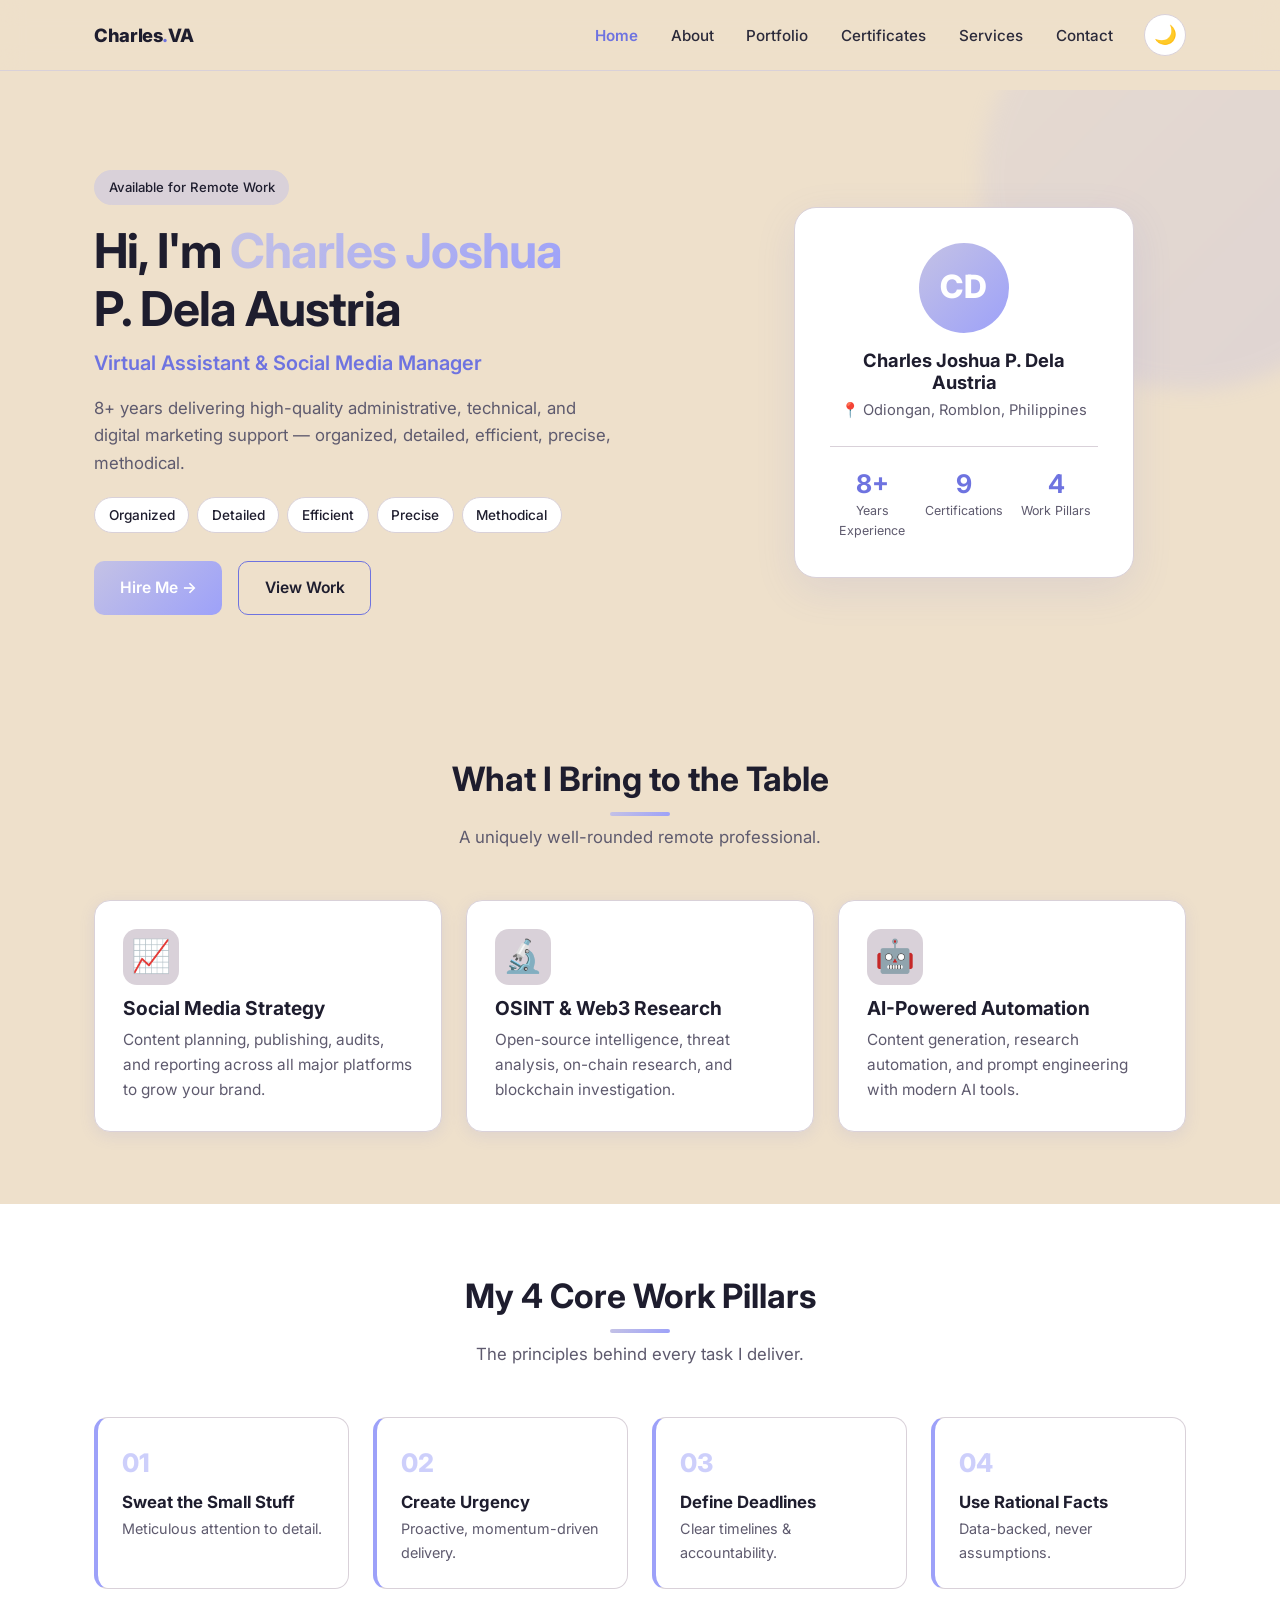
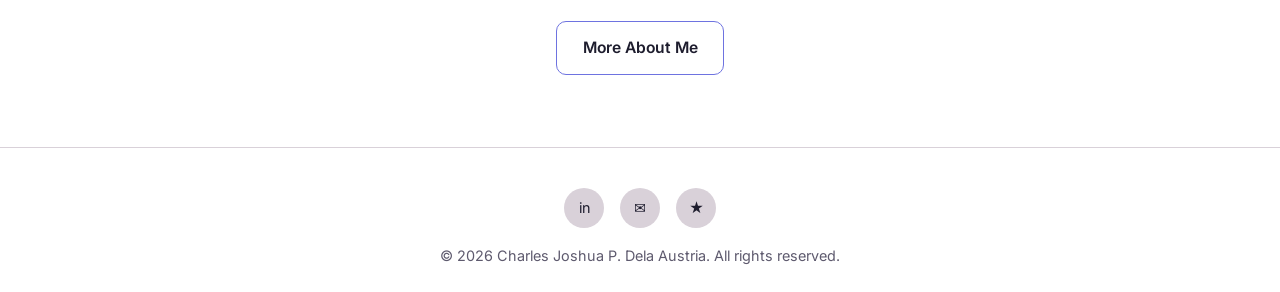
<file: index.html>
<!DOCTYPE html>
<html lang="en" data-theme="light">
<head>
  <meta charset="UTF-8">
  <meta name="viewport" content="width=device-width, initial-scale=1.0">
  <title>Charles Joshua Dela Austria — VA & Social Media Manager</title>
  <meta name="description" content="Charles Joshua P. Dela Austria — Virtual Assistant & Social Media Manager with 8+ years of experience. Organized, detailed, efficient, precise, methodical.">
  <link rel="preconnect" href="https://fonts.googleapis.com">
  <link href="https://fonts.googleapis.com/css2?family=Inter:wght@400;500;600;700;800&display=swap" rel="stylesheet">
  <link rel="icon" type="image/svg+xml" href="assets/favicon.svg">
  <link rel="stylesheet" href="css/style.css">
  <!-- Anti-flash theme script -->
  <script>
    (function(){
      var saved = localStorage.getItem('theme');
      var prefersDark = window.matchMedia && window.matchMedia('(prefers-color-scheme: dark)').matches;
      document.documentElement.setAttribute('data-theme', saved || (prefersDark ? 'dark' : 'light'));
    })();
  </script>
</head>
<body>
  <!-- ===== Navbar ===== -->
  <nav class="navbar">
    <div class="container nav-inner">
      <a href="index.html" class="nav-brand">Charles<span>.</span>VA</a>
      <ul class="nav-links" id="navLinks">
        <li><a href="index.html">Home</a></li>
        <li><a href="about.html">About</a></li>
        <li><a href="portfolio.html">Portfolio</a></li>
        <li><a href="certificates.html">Certificates</a></li>
        <li><a href="services.html">Services</a></li>
        <li><a href="contact.html">Contact</a></li>
        <li>
          <button class="theme-toggle" onclick="toggleTheme()" aria-label="Toggle dark mode">
            <span class="icon-sun">☀️</span><span class="icon-moon">🌙</span>
          </button>
        </li>
      </ul>
      <button class="nav-toggle" aria-label="Menu">
        <span></span><span></span><span></span>
      </button>
    </div>
  </nav>

  <main>
    <!-- ===== Hero ===== -->
    <header class="hero">
      <div class="container hero-inner">
        <div class="hero-text fade-in">
          <span class="badge hero-badge">Available for Remote Work</span>
          <h1>Hi, I'm <span class="grad-text">Charles Joshua</span><br>P. Dela Austria</h1>
          <p class="hero-role">Virtual Assistant &amp; Social Media Manager</p>
          <p class="hero-tagline">
            8+ years delivering high-quality administrative, technical, and
            digital marketing support — organized, detailed, efficient, precise, methodical.
          </p>
          <ul class="hero-traits">
            <li>Organized</li><li>Detailed</li><li>Efficient</li><li>Precise</li><li>Methodical</li>
          </ul>
          <div class="hero-cta">
            <a href="contact.html" class="btn btn-primary">Hire Me →</a>
            <a href="portfolio.html" class="btn btn-outline">View Work</a>
          </div>
        </div>
        <div class="hero-visual fade-in">
          <div class="hero-card">
            <div class="avatar">CD</div>
            <h3>Charles Joshua P. Dela Austria</h3>
            <p>📍 Odiongan, Romblon, Philippines</p>
            <div class="hero-stats">
              <div><strong>8+</strong><span>Years Experience</span></div>
              <div><strong>9</strong><span>Certifications</span></div>
              <div><strong>4</strong><span>Work Pillars</span></div>
            </div>
          </div>
        </div>
      </div>
    </header>

    <!-- ===== Quick highlights ===== -->
    <section class="section">
      <div class="container">
        <h2 class="section-title">What I Bring to the Table</h2>
        <p class="section-subtitle">A uniquely well-rounded remote professional.</p>
        <div class="grid grid-3">
          <div class="card fade-in">
            <div class="card-icon">📈</div>
            <h3>Social Media Strategy</h3>
            <p>Content planning, publishing, audits, and reporting across all major platforms to grow your brand.</p>
          </div>
          <div class="card fade-in">
            <div class="card-icon">🔬</div>
            <h3>OSINT &amp; Web3 Research</h3>
            <p>Open-source intelligence, threat analysis, on-chain research, and blockchain investigation.</p>
          </div>
          <div class="card fade-in">
            <div class="card-icon">🤖</div>
            <h3>AI-Powered Automation</h3>
            <p>Content generation, research automation, and prompt engineering with modern AI tools.</p>
          </div>
        </div>
      </div>
    </section>

    <!-- ===== Core work pillars preview ===== -->
    <section class="section section-alt">
      <div class="container">
        <h2 class="section-title">My 4 Core Work Pillars</h2>
        <p class="section-subtitle">The principles behind every task I deliver.</p>
        <div class="grid grid-4 pillars-grid">
          <div class="pillar fade-in"><span>01</span><h4>Sweat the Small Stuff</h4><p>Meticulous attention to detail.</p></div>
          <div class="pillar fade-in"><span>02</span><h4>Create Urgency</h4><p>Proactive, momentum-driven delivery.</p></div>
          <div class="pillar fade-in"><span>03</span><h4>Define Deadlines</h4><p>Clear timelines &amp; accountability.</p></div>
          <div class="pillar fade-in"><span>04</span><h4>Use Rational Facts</h4><p>Data-backed, never assumptions.</p></div>
        </div>
        <div class="text-center mt-2">
          <a href="about.html" class="btn btn-outline">More About Me</a>
        </div>
      </div>
    </section>
  </main>

  <!-- ===== Footer ===== -->
  <footer class="footer">
    <div class="container">
      <div class="footer-social">
        <a href="https://linkedin.com/in/selrahc34" target="_blank" rel="noopener" title="LinkedIn">in</a>
        <a href="contact.html" title="Email">✉</a>
        <a href="https://linkedin.com/in/selrahc34" target="_blank" rel="noopener" title="Portfolio">★</a>
      </div>
      <p>&copy; <span id="year"></span> Charles Joshua P. Dela Austria. All rights reserved.</p>
    </div>
  </footer>

  <link rel="stylesheet" href="css/home.css">
  <script src="js/main.js"></script>
</body>
</html>
</file>
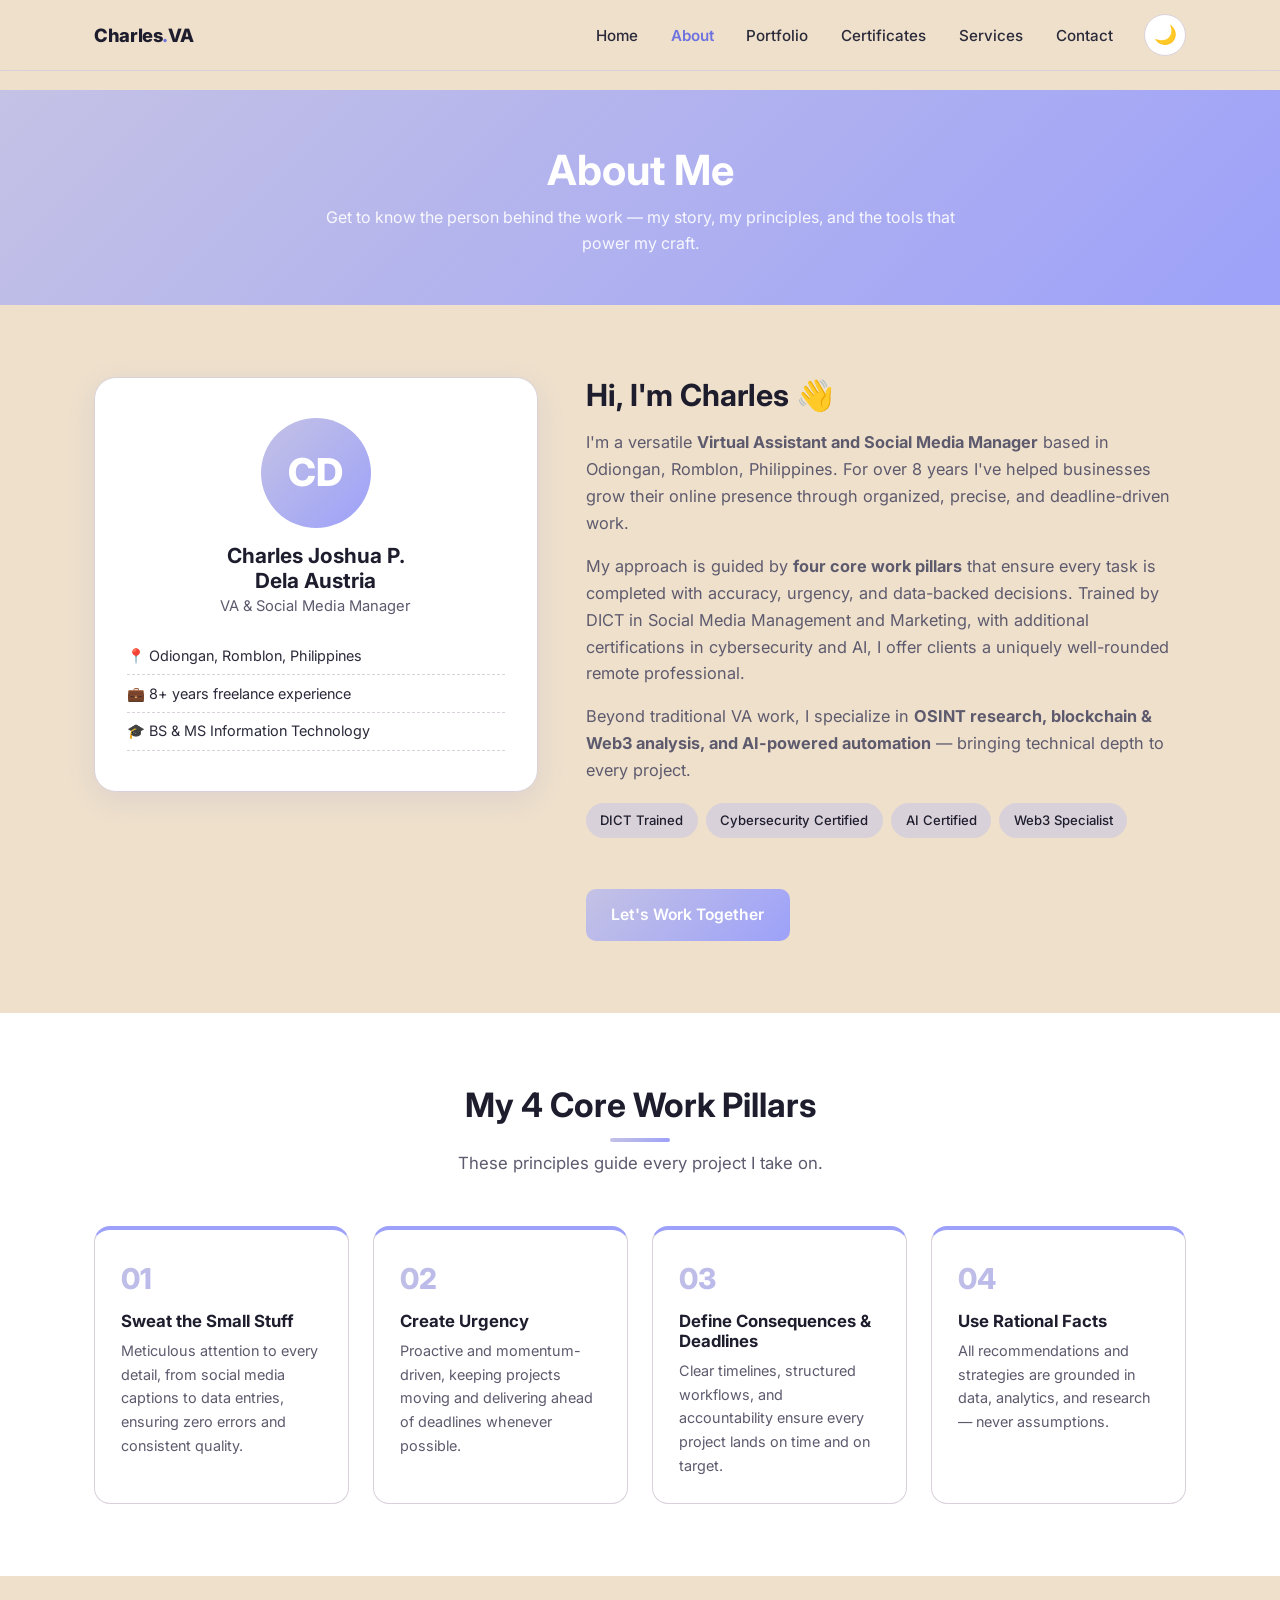
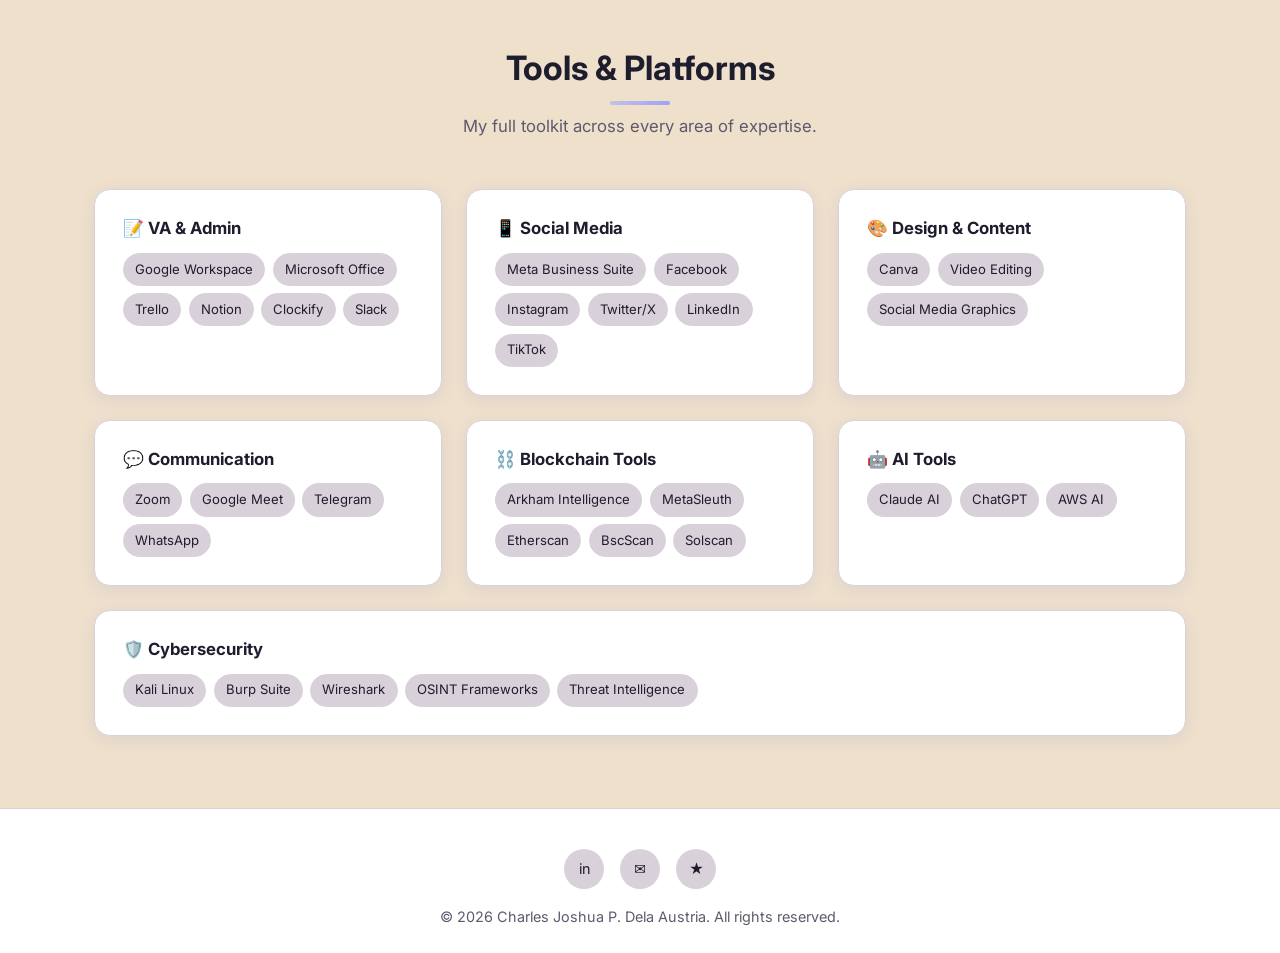
<file: about.html>
<!DOCTYPE html>
<html lang="en" data-theme="light">
<head>
  <meta charset="UTF-8">
  <meta name="viewport" content="width=device-width, initial-scale=1.0">
  <title>About — Charles Joshua Dela Austria</title>
  <meta name="description" content="About Charles Joshua P. Dela Austria — Virtual Assistant & Social Media Manager. My story, core work pillars, and the tools I use.">
  <link rel="preconnect" href="https://fonts.googleapis.com">
  <link href="https://fonts.googleapis.com/css2?family=Inter:wght@400;500;600;700;800&display=swap" rel="stylesheet">
  <link rel="icon" type="image/svg+xml" href="assets/favicon.svg">
  <link rel="stylesheet" href="css/style.css">
  <script>
    (function(){
      var saved = localStorage.getItem('theme');
      var prefersDark = window.matchMedia && window.matchMedia('(prefers-color-scheme: dark)').matches;
      document.documentElement.setAttribute('data-theme', saved || (prefersDark ? 'dark' : 'light'));
    })();
  </script>
</head>
<body>
  <nav class="navbar">
    <div class="container nav-inner">
      <a href="index.html" class="nav-brand">Charles<span>.</span>VA</a>
      <ul class="nav-links" id="navLinks">
        <li><a href="index.html">Home</a></li>
        <li><a href="about.html">About</a></li>
        <li><a href="portfolio.html">Portfolio</a></li>
        <li><a href="certificates.html">Certificates</a></li>
        <li><a href="services.html">Services</a></li>
        <li><a href="contact.html">Contact</a></li>
        <li>
          <button class="theme-toggle" onclick="toggleTheme()" aria-label="Toggle dark mode">
            <span class="icon-sun">☀️</span><span class="icon-moon">🌙</span>
          </button>
        </li>
      </ul>
      <button class="nav-toggle" aria-label="Menu"><span></span><span></span><span></span></button>
    </div>
  </nav>

  <main>
    <header class="page-hero">
      <div class="container">
        <h1>About Me</h1>
        <p>Get to know the person behind the work — my story, my principles, and the tools that power my craft.</p>
      </div>
    </header>

    <!-- ===== Story ===== -->
    <section class="section">
      <div class="container about-grid">
        <div class="about-portrait fade-in">
          <div class="portrait-frame">
            <div class="portrait-avatar">CD</div>
            <h3>Charles Joshua P.<br>Dela Austria</h3>
            <p class="muted">VA &amp; Social Media Manager</p>
            <div class="portrait-meta">
              <p>📍 Odiongan, Romblon, Philippines</p>
              <p>💼 8+ years freelance experience</p>
              <p>🎓 BS &amp; MS Information Technology</p>
            </div>
          </div>
        </div>
        <div class="about-story fade-in">
          <h2>Hi, I'm Charles 👋</h2>
          <p>I'm a versatile <strong>Virtual Assistant and Social Media Manager</strong> based in Odiongan, Romblon, Philippines. For over 8 years I've helped businesses grow their online presence through organized, precise, and deadline-driven work.</p>
          <p>My approach is guided by <strong>four core work pillars</strong> that ensure every task is completed with accuracy, urgency, and data-backed decisions. Trained by DICT in Social Media Management and Marketing, with additional certifications in cybersecurity and AI, I offer clients a uniquely well-rounded remote professional.</p>
          <p>Beyond traditional VA work, I specialize in <strong>OSINT research, blockchain &amp; Web3 analysis, and AI-powered automation</strong> — bringing technical depth to every project.</p>
          <div class="about-highlights">
            <span class="badge">DICT Trained</span>
            <span class="badge">Cybersecurity Certified</span>
            <span class="badge">AI Certified</span>
            <span class="badge">Web3 Specialist</span>
          </div>
          <a href="contact.html" class="btn btn-primary mt-2">Let's Work Together</a>
        </div>
      </div>
    </section>

    <!-- ===== Core work pillars ===== -->
    <section class="section section-alt">
      <div class="container">
        <h2 class="section-title">My 4 Core Work Pillars</h2>
        <p class="section-subtitle">These principles guide every project I take on.</p>
        <div class="grid grid-4 pillar-cards">
          <div class="pillar-card fade-in">
            <div class="pillar-num">01</div>
            <h3>Sweat the Small Stuff</h3>
            <p>Meticulous attention to every detail, from social media captions to data entries, ensuring zero errors and consistent quality.</p>
          </div>
          <div class="pillar-card fade-in">
            <div class="pillar-num">02</div>
            <h3>Create Urgency</h3>
            <p>Proactive and momentum-driven, keeping projects moving and delivering ahead of deadlines whenever possible.</p>
          </div>
          <div class="pillar-card fade-in">
            <div class="pillar-num">03</div>
            <h3>Define Consequences &amp; Deadlines</h3>
            <p>Clear timelines, structured workflows, and accountability ensure every project lands on time and on target.</p>
          </div>
          <div class="pillar-card fade-in">
            <div class="pillar-num">04</div>
            <h3>Use Rational Facts</h3>
            <p>All recommendations and strategies are grounded in data, analytics, and research — never assumptions.</p>
          </div>
        </div>
      </div>
    </section>

    <!-- ===== Tools & platforms ===== -->
    <section class="section">
      <div class="container">
        <h2 class="section-title">Tools &amp; Platforms</h2>
        <p class="section-subtitle">My full toolkit across every area of expertise.</p>
        <div class="grid grid-3">
          <div class="tool-set card fade-in">
            <h3>📝 VA &amp; Admin</h3>
            <div class="tool-list">
              <span>Google Workspace</span><span>Microsoft Office</span><span>Trello</span><span>Notion</span><span>Clockify</span><span>Slack</span>
            </div>
          </div>
          <div class="tool-set card fade-in">
            <h3>📱 Social Media</h3>
            <div class="tool-list">
              <span>Meta Business Suite</span><span>Facebook</span><span>Instagram</span><span>Twitter/X</span><span>LinkedIn</span><span>TikTok</span>
            </div>
          </div>
          <div class="tool-set card fade-in">
            <h3>🎨 Design &amp; Content</h3>
            <div class="tool-list">
              <span>Canva</span><span>Video Editing</span><span>Social Media Graphics</span>
            </div>
          </div>
          <div class="tool-set card fade-in">
            <h3>💬 Communication</h3>
            <div class="tool-list">
              <span>Zoom</span><span>Google Meet</span><span>Telegram</span><span>WhatsApp</span>
            </div>
          </div>
          <div class="tool-set card fade-in">
            <h3>⛓️ Blockchain Tools</h3>
            <div class="tool-list">
              <span>Arkham Intelligence</span><span>MetaSleuth</span><span>Etherscan</span><span>BscScan</span><span>Solscan</span>
            </div>
          </div>
          <div class="tool-set card fade-in">
            <h3>🤖 AI Tools</h3>
            <div class="tool-list">
              <span>Claude AI</span><span>ChatGPT</span><span>AWS AI</span>
            </div>
          </div>
          <div class="tool-set card fade-in" style="grid-column: span 3;">
            <h3>🛡️ Cybersecurity</h3>
            <div class="tool-list">
              <span>Kali Linux</span><span>Burp Suite</span><span>Wireshark</span><span>OSINT Frameworks</span><span>Threat Intelligence</span>
            </div>
          </div>
        </div>
      </div>
    </section>
  </main>

  <footer class="footer">
    <div class="container">
      <div class="footer-social">
        <a href="https://linkedin.com/in/selrahc34" target="_blank" rel="noopener" title="LinkedIn">in</a>
        <a href="contact.html" title="Email">✉</a>
        <a href="portfolio.html" title="Portfolio">★</a>
      </div>
      <p>&copy; <span id="year"></span> Charles Joshua P. Dela Austria. All rights reserved.</p>
    </div>
  </footer>

  <link rel="stylesheet" href="css/pages.css">
  <script src="js/main.js"></script>
</body>
</html>
</file>
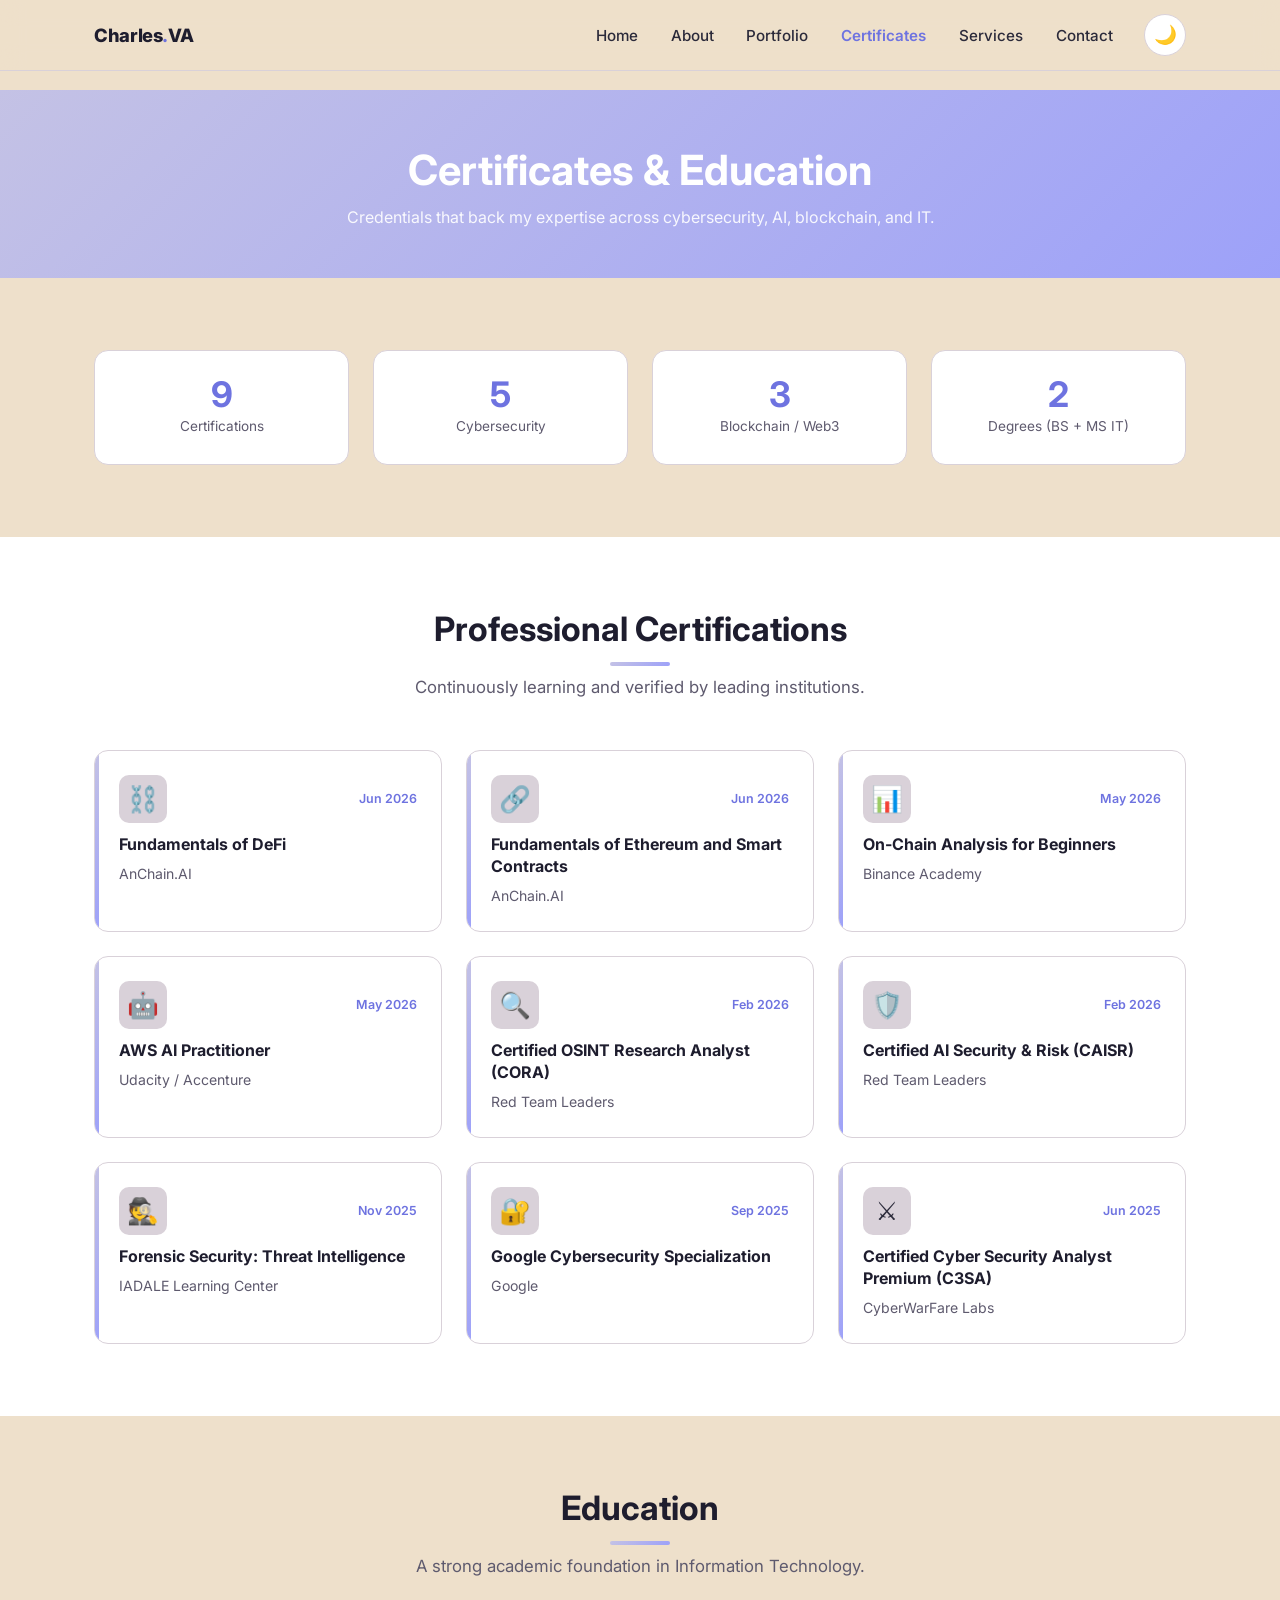
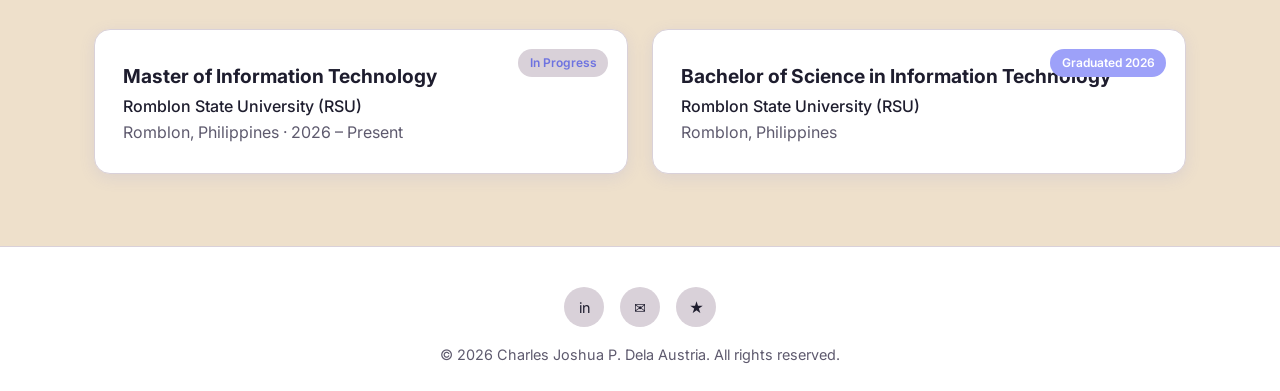
<file: certificates.html>
<!DOCTYPE html>
<html lang="en" data-theme="light">
<head>
  <meta charset="UTF-8">
  <meta name="viewport" content="width=device-width, initial-scale=1.0">
  <title>Certificates — Charles Joshua Dela Austria</title>
  <meta name="description" content="Certifications and education of Charles Joshua P. Dela Austria — cybersecurity, AI, blockchain, and IT credentials.">
  <link rel="preconnect" href="https://fonts.googleapis.com">
  <link href="https://fonts.googleapis.com/css2?family=Inter:wght@400;500;600;700;800&display=swap" rel="stylesheet">
  <link rel="icon" type="image/svg+xml" href="assets/favicon.svg">
  <link rel="stylesheet" href="css/style.css">
  <script>
    (function(){
      var saved = localStorage.getItem('theme');
      var prefersDark = window.matchMedia && window.matchMedia('(prefers-color-scheme: dark)').matches;
      document.documentElement.setAttribute('data-theme', saved || (prefersDark ? 'dark' : 'light'));
    })();
  </script>
</head>
<body>
  <nav class="navbar">
    <div class="container nav-inner">
      <a href="index.html" class="nav-brand">Charles<span>.</span>VA</a>
      <ul class="nav-links" id="navLinks">
        <li><a href="index.html">Home</a></li>
        <li><a href="about.html">About</a></li>
        <li><a href="portfolio.html">Portfolio</a></li>
        <li><a href="certificates.html">Certificates</a></li>
        <li><a href="services.html">Services</a></li>
        <li><a href="contact.html">Contact</a></li>
        <li>
          <button class="theme-toggle" onclick="toggleTheme()" aria-label="Toggle dark mode">
            <span class="icon-sun">☀️</span><span class="icon-moon">🌙</span>
          </button>
        </li>
      </ul>
      <button class="nav-toggle" aria-label="Menu"><span></span><span></span><span></span></button>
    </div>
  </nav>

  <main>
    <header class="page-hero">
      <div class="container">
        <h1>Certificates &amp; Education</h1>
        <p>Credentials that back my expertise across cybersecurity, AI, blockchain, and IT.</p>
      </div>
    </header>

    <!-- ===== Stats ===== -->
    <section class="section">
      <div class="container">
        <div class="grid grid-4 cert-stats">
          <div class="stat-box fade-in"><strong>9</strong><span>Certifications</span></div>
          <div class="stat-box fade-in"><strong>5</strong><span>Cybersecurity</span></div>
          <div class="stat-box fade-in"><strong>3</strong><span>Blockchain / Web3</span></div>
          <div class="stat-box fade-in"><strong>2</strong><span>Degrees (BS + MS IT)</span></div>
        </div>
      </div>
    </section>

    <!-- ===== Certifications ===== -->
    <section class="section section-alt">
      <div class="container">
        <h2 class="section-title">Professional Certifications</h2>
        <p class="section-subtitle">Continuously learning and verified by leading institutions.</p>
        <div class="grid grid-3">
          <div class="cert-card fade-in">
            <div class="cert-top"><span class="cert-icon">⛓️</span><span class="cert-date">Jun 2026</span></div>
            <h3>Fundamentals of DeFi</h3>
            <p class="cert-issuer">AnChain.AI</p>
          </div>
          <div class="cert-card fade-in">
            <div class="cert-top"><span class="cert-icon">🔗</span><span class="cert-date">Jun 2026</span></div>
            <h3>Fundamentals of Ethereum and Smart Contracts</h3>
            <p class="cert-issuer">AnChain.AI</p>
          </div>
          <div class="cert-card fade-in">
            <div class="cert-top"><span class="cert-icon">📊</span><span class="cert-date">May 2026</span></div>
            <h3>On-Chain Analysis for Beginners</h3>
            <p class="cert-issuer">Binance Academy</p>
          </div>
          <div class="cert-card fade-in">
            <div class="cert-top"><span class="cert-icon">🤖</span><span class="cert-date">May 2026</span></div>
            <h3>AWS AI Practitioner</h3>
            <p class="cert-issuer">Udacity / Accenture</p>
          </div>
          <div class="cert-card fade-in">
            <div class="cert-top"><span class="cert-icon">🔍</span><span class="cert-date">Feb 2026</span></div>
            <h3>Certified OSINT Research Analyst (CORA)</h3>
            <p class="cert-issuer">Red Team Leaders</p>
          </div>
          <div class="cert-card fade-in">
            <div class="cert-top"><span class="cert-icon">🛡️</span><span class="cert-date">Feb 2026</span></div>
            <h3>Certified AI Security &amp; Risk (CAISR)</h3>
            <p class="cert-issuer">Red Team Leaders</p>
          </div>
          <div class="cert-card fade-in">
            <div class="cert-top"><span class="cert-icon">🕵️</span><span class="cert-date">Nov 2025</span></div>
            <h3>Forensic Security: Threat Intelligence</h3>
            <p class="cert-issuer">IADALE Learning Center</p>
          </div>
          <div class="cert-card fade-in">
            <div class="cert-top"><span class="cert-icon">🔐</span><span class="cert-date">Sep 2025</span></div>
            <h3>Google Cybersecurity Specialization</h3>
            <p class="cert-issuer">Google</p>
          </div>
          <div class="cert-card fade-in">
            <div class="cert-top"><span class="cert-icon">⚔️</span><span class="cert-date">Jun 2025</span></div>
            <h3>Certified Cyber Security Analyst Premium (C3SA)</h3>
            <p class="cert-issuer">CyberWarFare Labs</p>
          </div>
        </div>
      </div>
    </section>

    <!-- ===== Education ===== -->
    <section class="section">
      <div class="container">
        <h2 class="section-title">Education</h2>
        <p class="section-subtitle">A strong academic foundation in Information Technology.</p>
        <div class="grid grid-2">
          <div class="edu-card card fade-in">
            <div class="edu-badge">In Progress</div>
            <h3>Master of Information Technology</h3>
            <p class="edu-school">Romblon State University (RSU)</p>
            <p class="muted">Romblon, Philippines · 2026 – Present</p>
          </div>
          <div class="edu-card card fade-in">
            <div class="edu-badge edu-done">Graduated 2026</div>
            <h3>Bachelor of Science in Information Technology</h3>
            <p class="edu-school">Romblon State University (RSU)</p>
            <p class="muted">Romblon, Philippines</p>
          </div>
        </div>
      </div>
    </section>
  </main>

  <footer class="footer">
    <div class="container">
      <div class="footer-social">
        <a href="https://linkedin.com/in/selrahc34" target="_blank" rel="noopener" title="LinkedIn">in</a>
        <a href="contact.html" title="Email">✉</a>
        <a href="services.html" title="Services">★</a>
      </div>
      <p>&copy; <span id="year"></span> Charles Joshua P. Dela Austria. All rights reserved.</p>
    </div>
  </footer>

  <link rel="stylesheet" href="css/pages.css">
  <script src="js/main.js"></script>
</body>
</html>
</file>
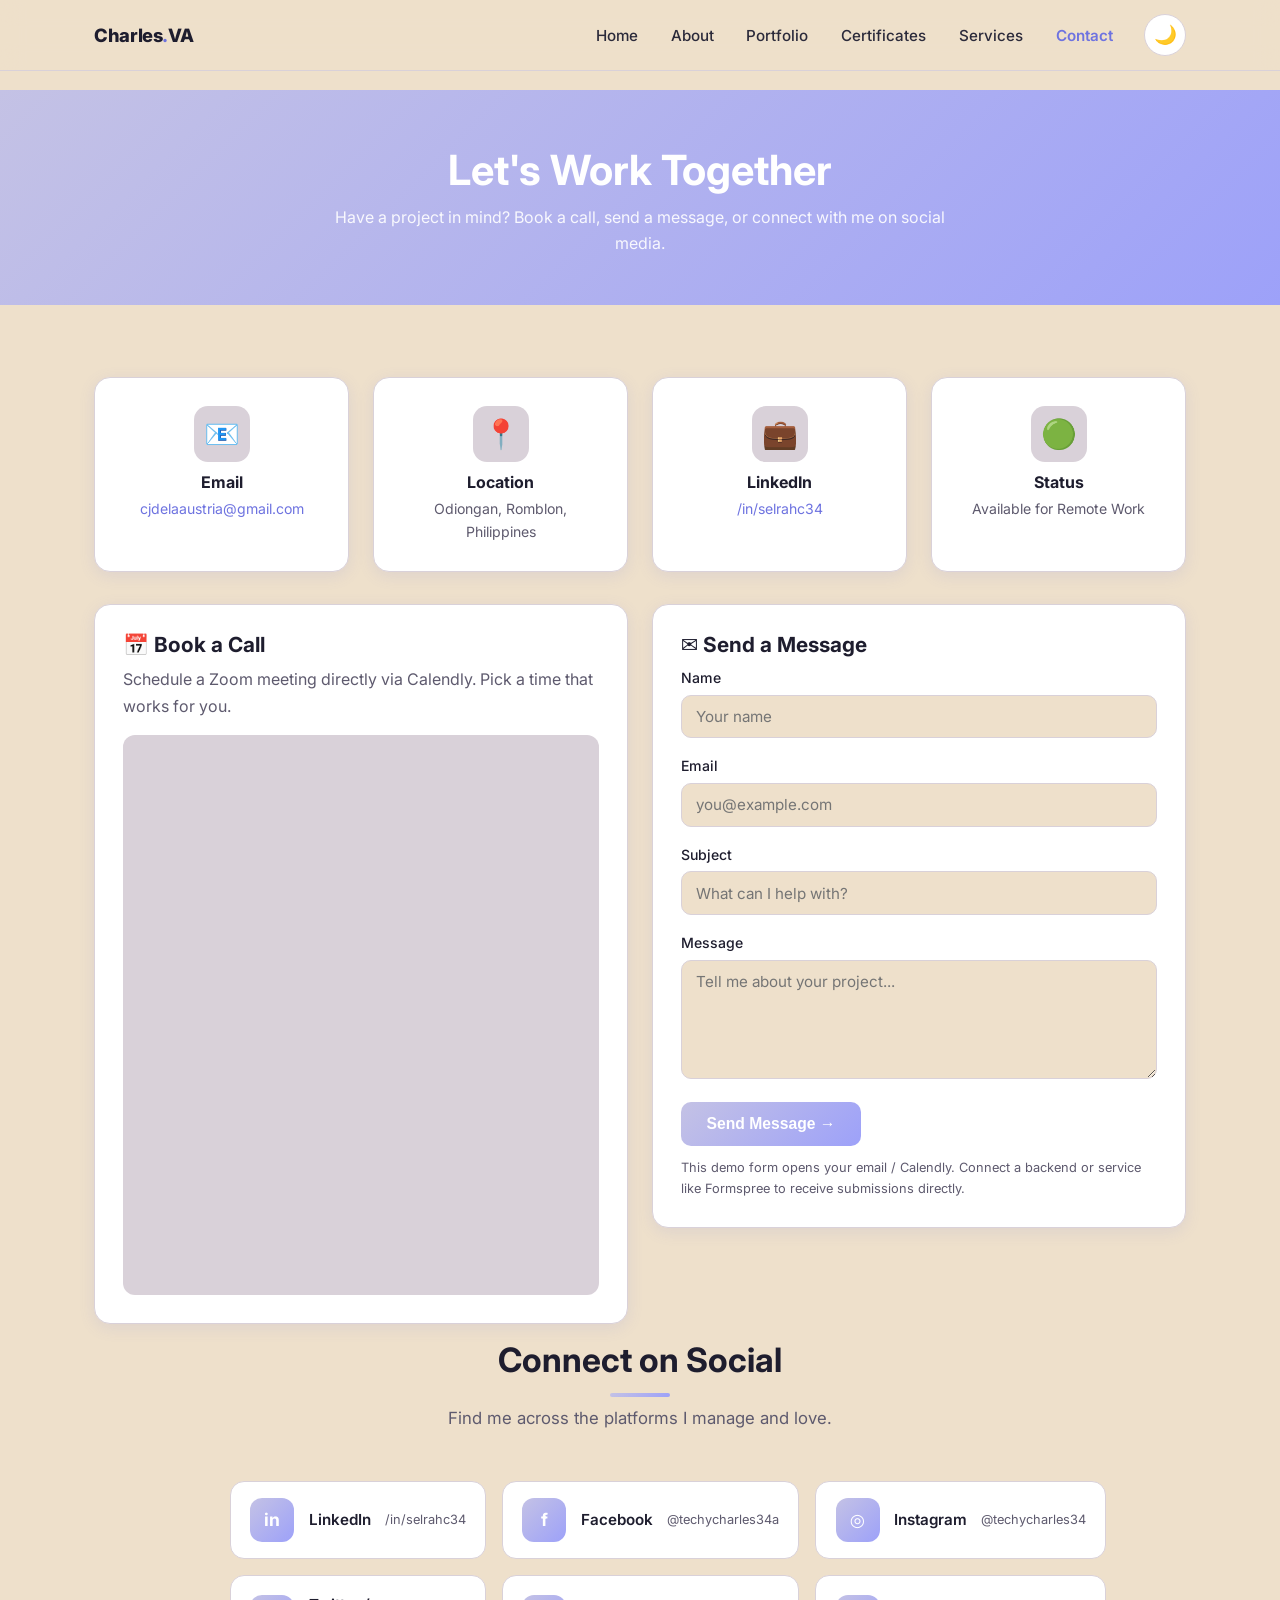
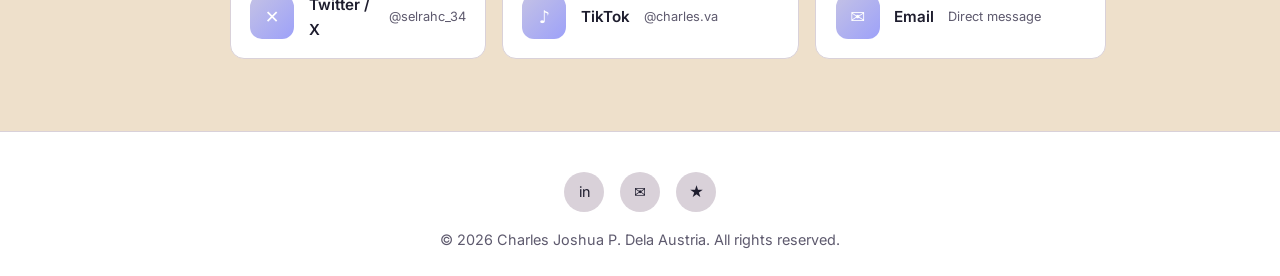
<file: contact.html>
<!DOCTYPE html>
<html lang="en" data-theme="light">
<head>
  <meta charset="UTF-8">
  <meta name="viewport" content="width=device-width, initial-scale=1.0">
  <title>Contact — Charles Joshua Dela Austria</title>
  <meta name="description" content="Get in touch with Charles Joshua P. Dela Austria. Book a Calendly call, send a message, or connect on social media.">
  <link rel="preconnect" href="https://fonts.googleapis.com">
  <link href="https://fonts.googleapis.com/css2?family=Inter:wght@400;500;600;700;800&display=swap" rel="stylesheet">
  <link rel="icon" type="image/svg+xml" href="assets/favicon.svg">
  <link rel="stylesheet" href="css/style.css">
  <script>
    (function(){
      var saved = localStorage.getItem('theme');
      var prefersDark = window.matchMedia && window.matchMedia('(prefers-color-scheme: dark)').matches;
      document.documentElement.setAttribute('data-theme', saved || (prefersDark ? 'dark' : 'light'));
    })();
  </script>
</head>
<body>
  <nav class="navbar">
    <div class="container nav-inner">
      <a href="index.html" class="nav-brand">Charles<span>.</span>VA</a>
      <ul class="nav-links" id="navLinks">
        <li><a href="index.html">Home</a></li>
        <li><a href="about.html">About</a></li>
        <li><a href="portfolio.html">Portfolio</a></li>
        <li><a href="certificates.html">Certificates</a></li>
        <li><a href="services.html">Services</a></li>
        <li><a href="contact.html">Contact</a></li>
        <li>
          <button class="theme-toggle" onclick="toggleTheme()" aria-label="Toggle dark mode">
            <span class="icon-sun">☀️</span><span class="icon-moon">🌙</span>
          </button>
        </li>
      </ul>
      <button class="nav-toggle" aria-label="Menu"><span></span><span></span><span></span></button>
    </div>
  </nav>

  <main>
    <header class="page-hero">
      <div class="container">
        <h1>Let's Work Together</h1>
        <p>Have a project in mind? Book a call, send a message, or connect with me on social media.</p>
      </div>
    </header>

    <section class="section">
      <div class="container">
        <!-- ===== Contact info cards ===== -->
        <div class="grid grid-4 contact-info">
          <div class="ci-card card fade-in">
            <div class="ci-icon">📧</div>
            <h3>Email</h3>
            <p><a href="mailto:cjdelaaustria@gmail.com">cjdelaaustria@gmail.com</a></p>
          </div>
          <div class="ci-card card fade-in">
            <div class="ci-icon">📍</div>
            <h3>Location</h3>
            <p>Odiongan, Romblon, Philippines</p>
          </div>
          <div class="ci-card card fade-in">
            <div class="ci-icon">💼</div>
            <h3>LinkedIn</h3>
            <p><a href="https://linkedin.com/in/selrahc34" target="_blank" rel="noopener">/in/selrahc34</a></p>
          </div>
          <div class="ci-card card fade-in">
            <div class="ci-icon">🟢</div>
            <h3>Status</h3>
            <p>Available for Remote Work</p>
          </div>
        </div>

        <!-- ===== Calendly + Form ===== -->
        <div class="grid grid-2 contact-main mt-2">
          <!-- Calendly (integrated to Zoom) -->
          <div class="calendly-wrap card fade-in">
            <h3>📅 Book a Call</h3>
            <p class="muted">Schedule a Zoom meeting directly via Calendly. Pick a time that works for you.</p>
            <!-- Calendly inline widget. Replace the data-url with your real Calendly link. -->
            <div class="calendly-inline-widget" data-url="https://calendly.com/cjdelaaustria34/30min" style="min-width:320px;height:560px;"></div>
            <script src="https://assets.calendly.com/assets/external/widget.js" async></script>
            <noscript>
              <a href="https://calendly.com/charles-delaustria/30min" target="_blank" rel="noopener" class="btn btn-primary">Open Calendly →</a>
            </noscript>
          </div>

          <!-- Contact form -->
          <div class="form-wrap card fade-in">
            <h3>✉ Send a Message</h3>
            <form id="contactForm" action="https://calendly.com/charles-delaustria/30min" method="GET">
              <div class="form-row">
                <label for="name">Name</label>
                <input type="text" id="name" name="name" placeholder="Your name" required>
              </div>
              <div class="form-row">
                <label for="email">Email</label>
                <input type="email" id="email" name="email" placeholder="you@example.com" required>
              </div>
              <div class="form-row">
                <label for="subject">Subject</label>
                <input type="text" id="subject" name="subject" placeholder="What can I help with?">
              </div>
              <div class="form-row">
                <label for="message">Message</label>
                <textarea id="message" name="message" rows="5" placeholder="Tell me about your project..." required></textarea>
              </div>
              <button type="submit" class="btn btn-primary">Send Message →</button>
              <p class="form-note muted">This demo form opens your email / Calendly. Connect a backend or service like Formspree to receive submissions directly.</p>
            </form>
          </div>
        </div>

        <!-- ===== Social media ===== -->
        <div class="social-block fade-in mt-2">
          <h2 class="section-title">Connect on Social</h2>
          <p class="section-subtitle">Find me across the platforms I manage and love.</p>
          <div class="social-grid">
            <a href="https://linkedin.com/in/selrahc34" target="_blank" rel="noopener" class="social-link">
              <span class="social-ic">in</span>
              <span class="social-name">LinkedIn</span>
              <span class="social-handle">/in/selrahc34</span>
            </a>
            <a href="https://facebook.com/techycharles34" target="_blank" rel="noopener" class="social-link">
              <span class="social-ic">f</span>
              <span class="social-name">Facebook</span>
              <span class="social-handle">@techycharles34a</span>
            </a>
            <a href="https://instagram.com/techycharles34" target="_blank" rel="noopener" class="social-link">
              <span class="social-ic">◎</span>
              <span class="social-name">Instagram</span>
              <span class="social-handle">@techycharles34</span>
            </a>
            <a href="https://twitter.com/selrahc_34" target="_blank" rel="noopener" class="social-link">
              <span class="social-ic">✕</span>
              <span class="social-name">Twitter / X</span>
              <span class="social-handle">@selrahc_34</span>
            </a>
            <a href="https://tiktok.com" target="_blank" rel="noopener" class="social-link">
              <span class="social-ic">♪</span>
              <span class="social-name">TikTok</span>
              <span class="social-handle">@charles.va</span>
            </a>
            <a href="mailto:cjdelaaustria@gmail.com" class="social-link">
              <span class="social-ic">✉</span>
              <span class="social-name">Email</span>
              <span class="social-handle">Direct message</span>
            </a>
          </div>
        </div>
      </div>
    </section>
  </main>

  <footer class="footer">
    <div class="container">
      <div class="footer-social">
        <a href="https://linkedin.com/in/selrahc34" target="_blank" rel="noopener" title="LinkedIn">in</a>
        <a href="mailto:cjdelaaustria@gmail.com" title="Email">✉</a>
        <a href="services.html" title="Services">★</a>
      </div>
      <p>&copy; <span id="year"></span> Charles Joshua P. Dela Austria. All rights reserved.</p>
    </div>
  </footer>

  <link rel="stylesheet" href="css/pages.css">
  <script src="js/main.js"></script>
</body>
</html>
</file>
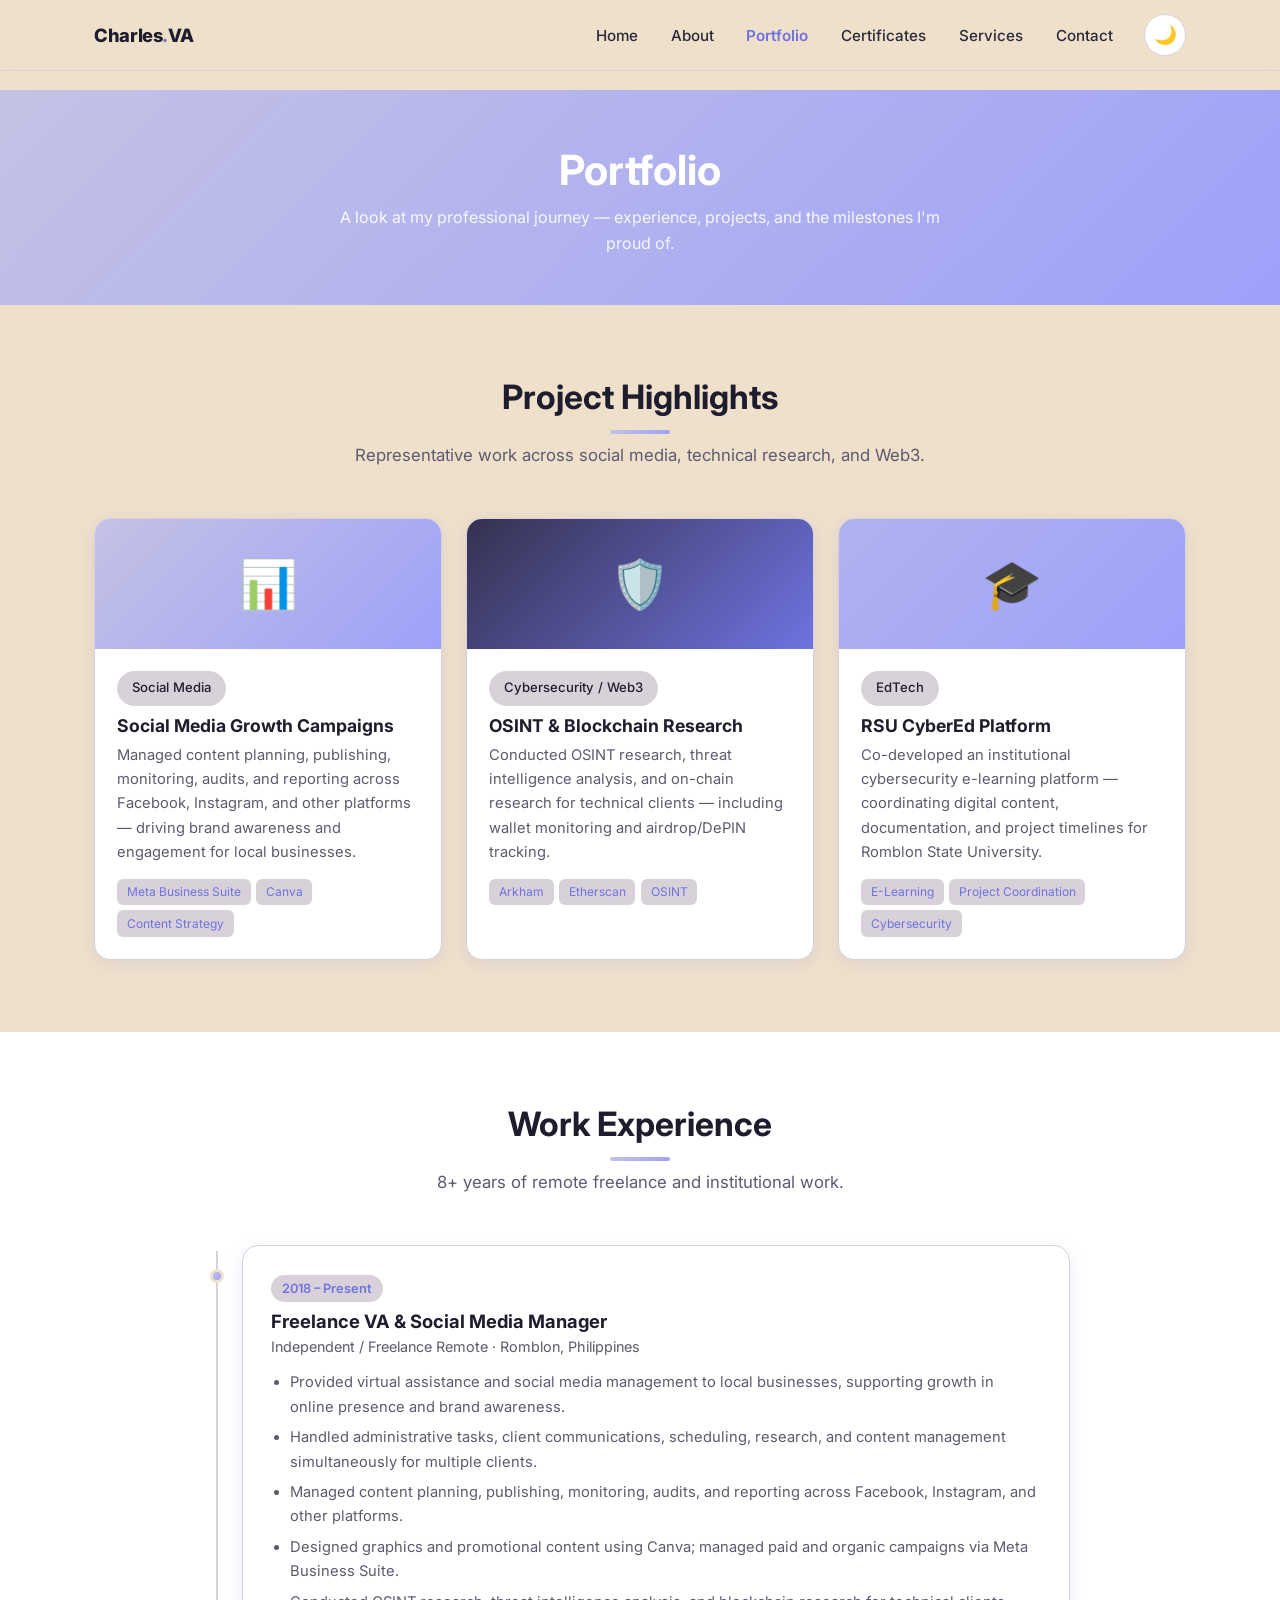
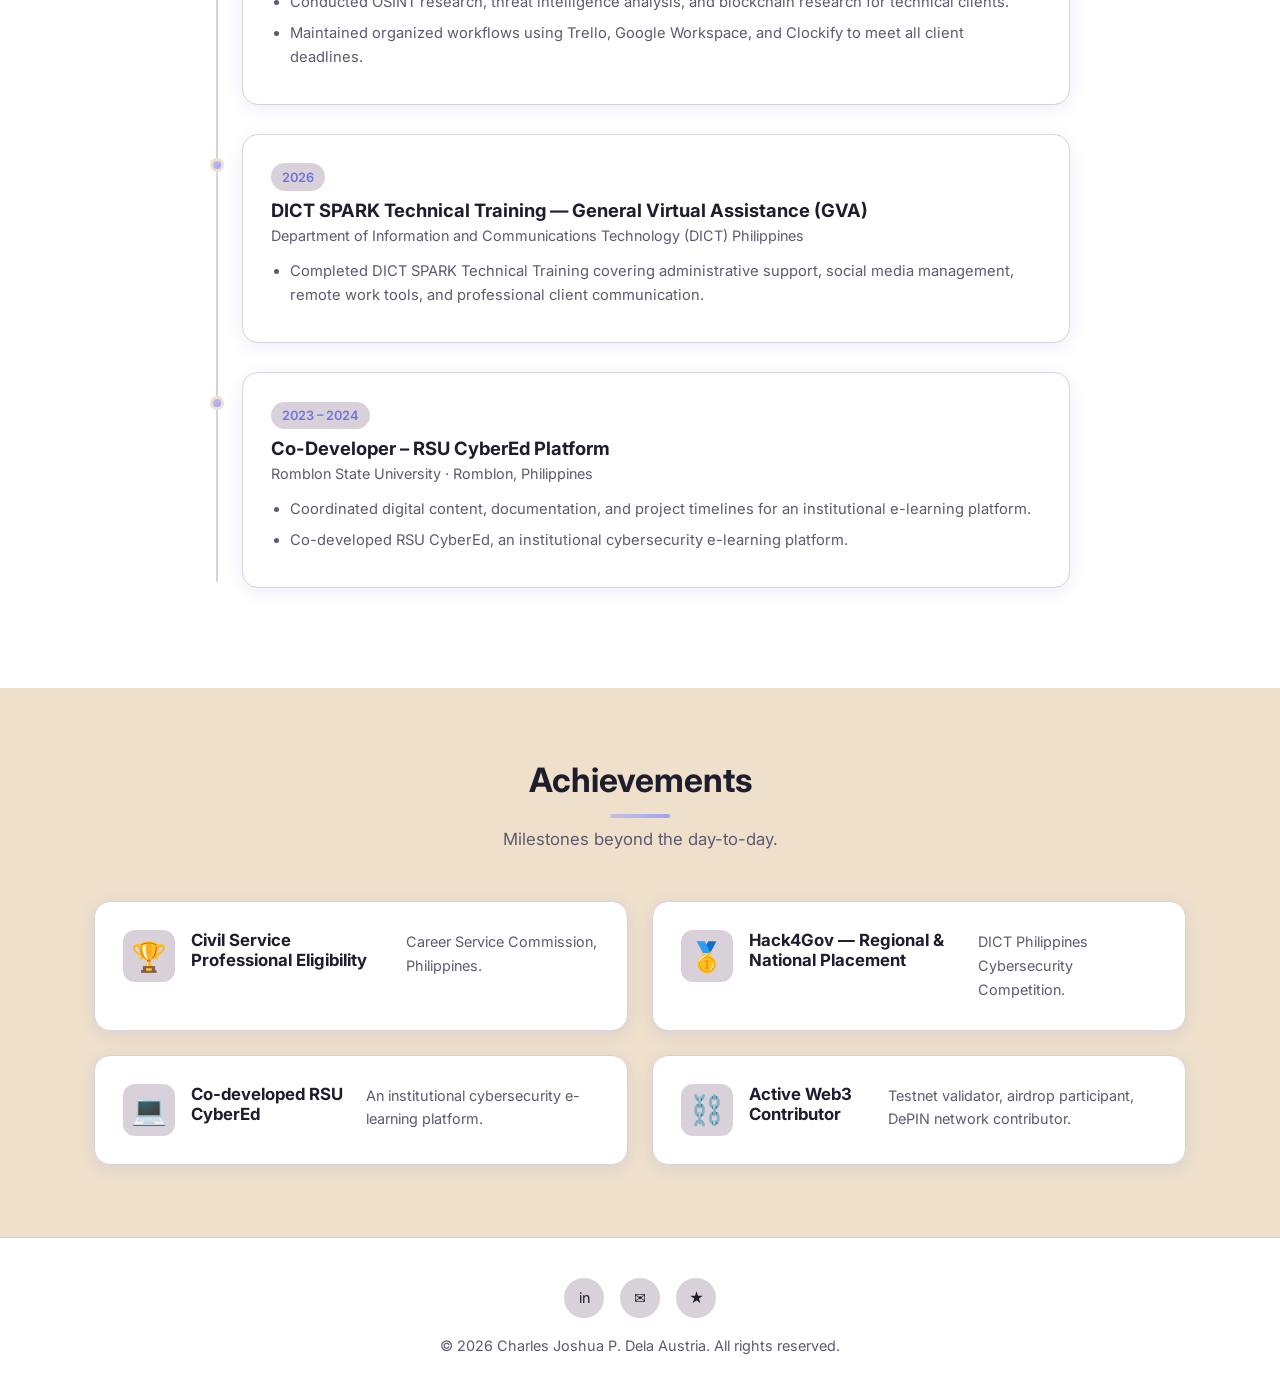
<file: portfolio.html>
<!DOCTYPE html>
<html lang="en" data-theme="light">
<head>
  <meta charset="UTF-8">
  <meta name="viewport" content="width=device-width, initial-scale=1.0">
  <title>Portfolio — Charles Joshua Dela Austria</title>
  <meta name="description" content="Portfolio of Charles Joshua P. Dela Austria — work experience, projects, and achievements as a Virtual Assistant and Social Media Manager.">
  <link rel="preconnect" href="https://fonts.googleapis.com">
  <link href="https://fonts.googleapis.com/css2?family=Inter:wght@400;500;600;700;800&display=swap" rel="stylesheet">
  <link rel="icon" type="image/svg+xml" href="assets/favicon.svg">
  <link rel="stylesheet" href="css/style.css">
  <script>
    (function(){
      var saved = localStorage.getItem('theme');
      var prefersDark = window.matchMedia && window.matchMedia('(prefers-color-scheme: dark)').matches;
      document.documentElement.setAttribute('data-theme', saved || (prefersDark ? 'dark' : 'light'));
    })();
  </script>
</head>
<body>
  <nav class="navbar">
    <div class="container nav-inner">
      <a href="index.html" class="nav-brand">Charles<span>.</span>VA</a>
      <ul class="nav-links" id="navLinks">
        <li><a href="index.html">Home</a></li>
        <li><a href="about.html">About</a></li>
        <li><a href="portfolio.html">Portfolio</a></li>
        <li><a href="certificates.html">Certificates</a></li>
        <li><a href="services.html">Services</a></li>
        <li><a href="contact.html">Contact</a></li>
        <li>
          <button class="theme-toggle" onclick="toggleTheme()" aria-label="Toggle dark mode">
            <span class="icon-sun">☀️</span><span class="icon-moon">🌙</span>
          </button>
        </li>
      </ul>
      <button class="nav-toggle" aria-label="Menu"><span></span><span></span><span></span></button>
    </div>
  </nav>

  <main>
    <header class="page-hero">
      <div class="container">
        <h1>Portfolio</h1>
        <p>A look at my professional journey — experience, projects, and the milestones I'm proud of.</p>
      </div>
    </header>

    <!-- ===== Project showcase cards ===== -->
    <section class="section">
      <div class="container">
        <h2 class="section-title">Project Highlights</h2>
        <p class="section-subtitle">Representative work across social media, technical research, and Web3.</p>
        <div class="grid grid-3">
          <div class="proj-card fade-in">
            <div class="proj-cover cover-sm">📊</div>
            <div class="proj-body">
              <span class="badge">Social Media</span>
              <h3>Social Media Growth Campaigns</h3>
              <p>Managed content planning, publishing, monitoring, audits, and reporting across Facebook, Instagram, and other platforms — driving brand awareness and engagement for local businesses.</p>
              <div class="proj-tags"><span>Meta Business Suite</span><span>Canva</span><span>Content Strategy</span></div>
            </div>
          </div>
          <div class="proj-card fade-in">
            <div class="proj-cover cover-tech">🛡️</div>
            <div class="proj-body">
              <span class="badge">Cybersecurity / Web3</span>
              <h3>OSINT &amp; Blockchain Research</h3>
              <p>Conducted OSINT research, threat intelligence analysis, and on-chain research for technical clients — including wallet monitoring and airdrop/DePIN tracking.</p>
              <div class="proj-tags"><span>Arkham</span><span>Etherscan</span><span>OSINT</span></div>
            </div>
          </div>
          <div class="proj-card fade-in">
            <div class="proj-cover cover-edu">🎓</div>
            <div class="proj-body">
              <span class="badge">EdTech</span>
              <h3>RSU CyberEd Platform</h3>
              <p>Co-developed an institutional cybersecurity e-learning platform — coordinating digital content, documentation, and project timelines for Romblon State University.</p>
              <div class="proj-tags"><span>E-Learning</span><span>Project Coordination</span><span>Cybersecurity</span></div>
            </div>
          </div>
        </div>
      </div>
    </section>

    <!-- ===== Work experience timeline ===== -->
    <section class="section section-alt">
      <div class="container">
        <h2 class="section-title">Work Experience</h2>
        <p class="section-subtitle">8+ years of remote freelance and institutional work.</p>
        <div class="timeline">
          <div class="tl-item fade-in">
            <div class="tl-dot"></div>
            <div class="tl-content card">
              <span class="tl-period">2018 – Present</span>
              <h3>Freelance VA &amp; Social Media Manager</h3>
              <p class="tl-org">Independent / Freelance Remote · Romblon, Philippines</p>
              <ul>
                <li>Provided virtual assistance and social media management to local businesses, supporting growth in online presence and brand awareness.</li>
                <li>Handled administrative tasks, client communications, scheduling, research, and content management simultaneously for multiple clients.</li>
                <li>Managed content planning, publishing, monitoring, audits, and reporting across Facebook, Instagram, and other platforms.</li>
                <li>Designed graphics and promotional content using Canva; managed paid and organic campaigns via Meta Business Suite.</li>
                <li>Conducted OSINT research, threat intelligence analysis, and blockchain research for technical clients.</li>
                <li>Maintained organized workflows using Trello, Google Workspace, and Clockify to meet all client deadlines.</li>
              </ul>
            </div>
          </div>
          <div class="tl-item fade-in">
            <div class="tl-dot"></div>
            <div class="tl-content card">
              <span class="tl-period">2026</span>
              <h3>DICT SPARK Technical Training — General Virtual Assistance (GVA)</h3>
              <p class="tl-org">Department of Information and Communications Technology (DICT) Philippines</p>
              <ul>
                <li>Completed DICT SPARK Technical Training covering administrative support, social media management, remote work tools, and professional client communication.</li>
              </ul>
            </div>
          </div>
          <div class="tl-item fade-in">
            <div class="tl-dot"></div>
            <div class="tl-content card">
              <span class="tl-period">2023 – 2024</span>
              <h3>Co-Developer – RSU CyberEd Platform</h3>
              <p class="tl-org">Romblon State University · Romblon, Philippines</p>
              <ul>
                <li>Coordinated digital content, documentation, and project timelines for an institutional e-learning platform.</li>
                <li>Co-developed RSU CyberEd, an institutional cybersecurity e-learning platform.</li>
              </ul>
            </div>
          </div>
        </div>
      </div>
    </section>

    <!-- ===== Achievements ===== -->
    <section class="section">
      <div class="container">
        <h2 class="section-title">Achievements</h2>
        <p class="section-subtitle">Milestones beyond the day-to-day.</p>
        <div class="grid grid-2">
          <div class="ach-card card fade-in">
            <div class="ach-icon">🏆</div>
            <h3>Civil Service Professional Eligibility</h3>
            <p>Career Service Commission, Philippines.</p>
          </div>
          <div class="ach-card card fade-in">
            <div class="ach-icon">🥇</div>
            <h3>Hack4Gov — Regional &amp; National Placement</h3>
            <p>DICT Philippines Cybersecurity Competition.</p>
          </div>
          <div class="ach-card card fade-in">
            <div class="ach-icon">💻</div>
            <h3>Co-developed RSU CyberEd</h3>
            <p>An institutional cybersecurity e-learning platform.</p>
          </div>
          <div class="ach-card card fade-in">
            <div class="ach-icon">⛓️</div>
            <h3>Active Web3 Contributor</h3>
            <p>Testnet validator, airdrop participant, DePIN network contributor.</p>
          </div>
        </div>
      </div>
    </section>
  </main>

  <footer class="footer">
    <div class="container">
      <div class="footer-social">
        <a href="https://linkedin.com/in/selrahc34" target="_blank" rel="noopener" title="LinkedIn">in</a>
        <a href="contact.html" title="Email">✉</a>
        <a href="certificates.html" title="Certificates">★</a>
      </div>
      <p>&copy; <span id="year"></span> Charles Joshua P. Dela Austria. All rights reserved.</p>
    </div>
  </footer>

  <link rel="stylesheet" href="css/pages.css">
  <script src="js/main.js"></script>
</body>
</html>
</file>
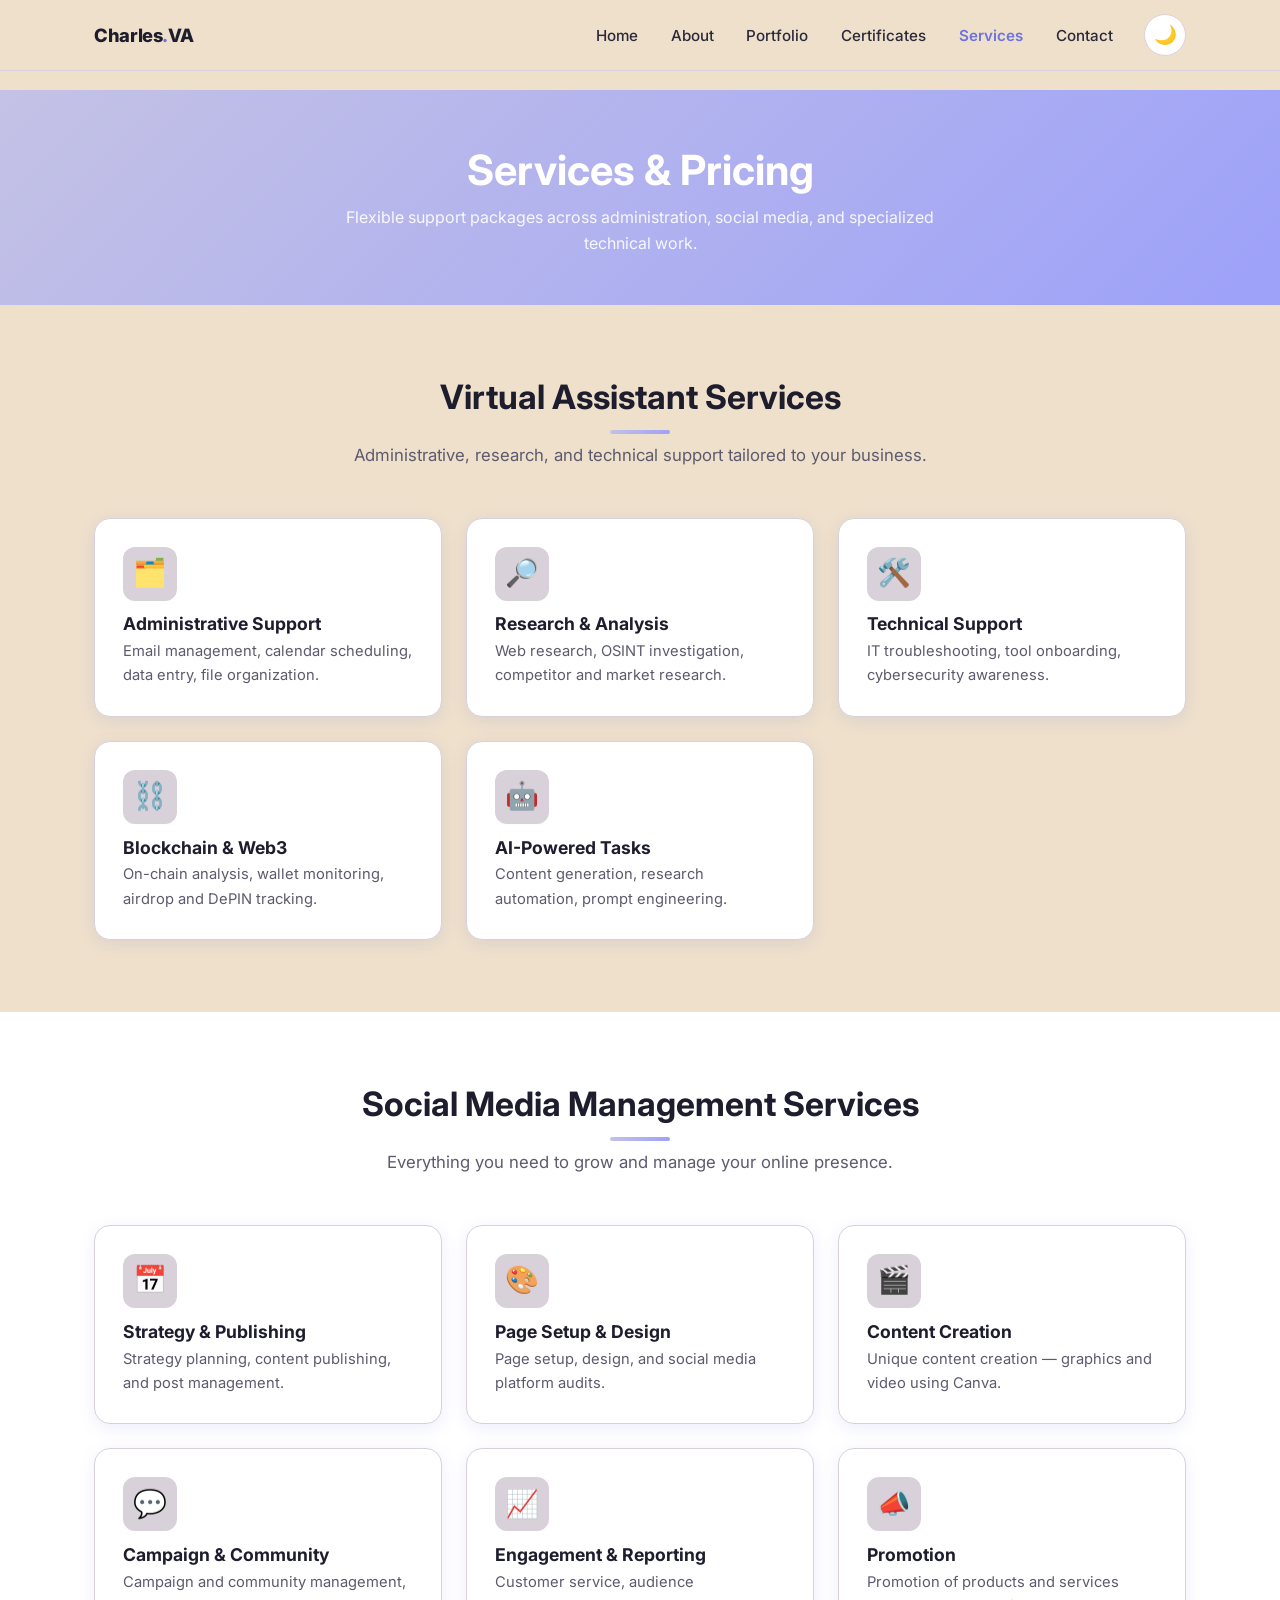
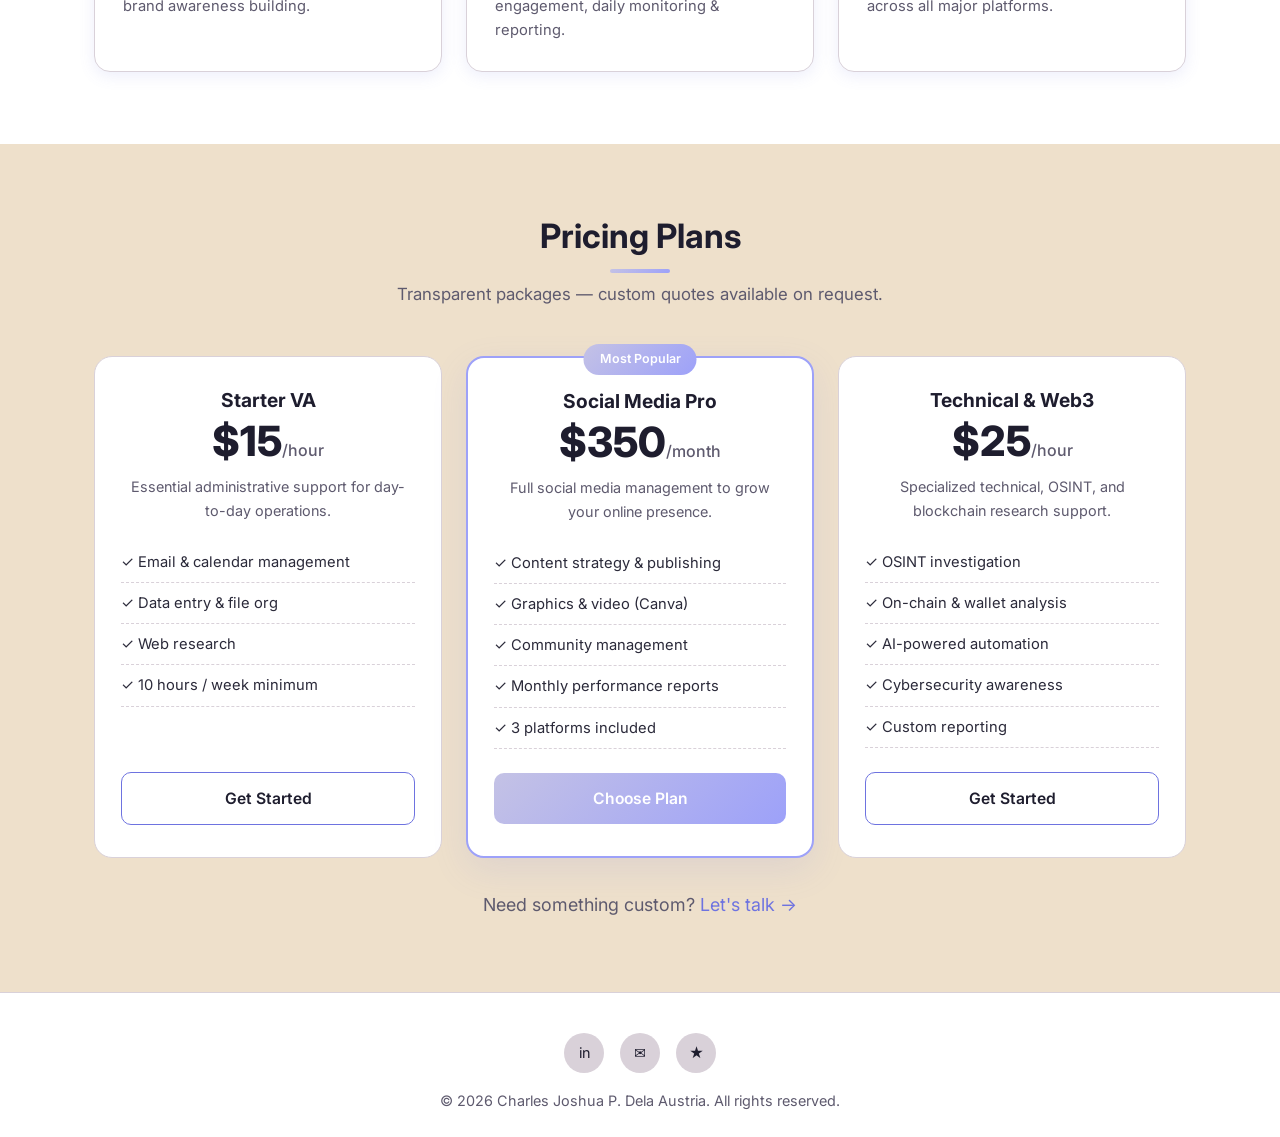
<file: services.html>
<!DOCTYPE html>
<html lang="en" data-theme="light">
<head>
  <meta charset="UTF-8">
  <meta name="viewport" content="width=device-width, initial-scale=1.0">
  <title>Services &amp; Pricing — Charles Joshua Dela Austria</title>
  <meta name="description" content="Services and pricing from Charles Joshua P. Dela Austria — Virtual Assistant, Social Media Management, and Technical/Web3 support.">
  <link rel="preconnect" href="https://fonts.googleapis.com">
  <link href="https://fonts.googleapis.com/css2?family=Inter:wght@400;500;600;700;800&display=swap" rel="stylesheet">
  <link rel="icon" type="image/svg+xml" href="assets/favicon.svg">
  <link rel="stylesheet" href="css/style.css">
  <script>
    (function(){
      var saved = localStorage.getItem('theme');
      var prefersDark = window.matchMedia && window.matchMedia('(prefers-color-scheme: dark)').matches;
      document.documentElement.setAttribute('data-theme', saved || (prefersDark ? 'dark' : 'light'));
    })();
  </script>
</head>
<body>
  <nav class="navbar">
    <div class="container nav-inner">
      <a href="index.html" class="nav-brand">Charles<span>.</span>VA</a>
      <ul class="nav-links" id="navLinks">
        <li><a href="index.html">Home</a></li>
        <li><a href="about.html">About</a></li>
        <li><a href="portfolio.html">Portfolio</a></li>
        <li><a href="certificates.html">Certificates</a></li>
        <li><a href="services.html">Services</a></li>
        <li><a href="contact.html">Contact</a></li>
        <li>
          <button class="theme-toggle" onclick="toggleTheme()" aria-label="Toggle dark mode">
            <span class="icon-sun">☀️</span><span class="icon-moon">🌙</span>
          </button>
        </li>
      </ul>
      <button class="nav-toggle" aria-label="Menu"><span></span><span></span><span></span></button>
    </div>
  </nav>

  <main>
    <header class="page-hero">
      <div class="container">
        <h1>Services &amp; Pricing</h1>
        <p>Flexible support packages across administration, social media, and specialized technical work.</p>
      </div>
    </header>

    <!-- ===== Service categories ===== -->
    <section class="section">
      <div class="container">
        <h2 class="section-title">Virtual Assistant Services</h2>
        <p class="section-subtitle">Administrative, research, and technical support tailored to your business.</p>
        <div class="grid grid-3">
          <div class="svc-card card fade-in"><div class="svc-icon">🗂️</div><h3>Administrative Support</h3><p>Email management, calendar scheduling, data entry, file organization.</p></div>
          <div class="svc-card card fade-in"><div class="svc-icon">🔎</div><h3>Research &amp; Analysis</h3><p>Web research, OSINT investigation, competitor and market research.</p></div>
          <div class="svc-card card fade-in"><div class="svc-icon">🛠️</div><h3>Technical Support</h3><p>IT troubleshooting, tool onboarding, cybersecurity awareness.</p></div>
          <div class="svc-card card fade-in"><div class="svc-icon">⛓️</div><h3>Blockchain &amp; Web3</h3><p>On-chain analysis, wallet monitoring, airdrop and DePIN tracking.</p></div>
          <div class="svc-card card fade-in"><div class="svc-icon">🤖</div><h3>AI-Powered Tasks</h3><p>Content generation, research automation, prompt engineering.</p></div>
        </div>
      </div>
    </section>

    <section class="section section-alt">
      <div class="container">
        <h2 class="section-title">Social Media Management Services</h2>
        <p class="section-subtitle">Everything you need to grow and manage your online presence.</p>
        <div class="grid grid-3">
          <div class="svc-card card fade-in"><div class="svc-icon">📅</div><h3>Strategy &amp; Publishing</h3><p>Strategy planning, content publishing, and post management.</p></div>
          <div class="svc-card card fade-in"><div class="svc-icon">🎨</div><h3>Page Setup &amp; Design</h3><p>Page setup, design, and social media platform audits.</p></div>
          <div class="svc-card card fade-in"><div class="svc-icon">🎬</div><h3>Content Creation</h3><p>Unique content creation — graphics and video using Canva.</p></div>
          <div class="svc-card card fade-in"><div class="svc-icon">💬</div><h3>Campaign &amp; Community</h3><p>Campaign and community management, brand awareness building.</p></div>
          <div class="svc-card card fade-in"><div class="svc-icon">📈</div><h3>Engagement &amp; Reporting</h3><p>Customer service, audience engagement, daily monitoring &amp; reporting.</p></div>
          <div class="svc-card card fade-in"><div class="svc-icon">📣</div><h3>Promotion</h3><p>Promotion of products and services across all major platforms.</p></div>
        </div>
      </div>
    </section>

    <!-- ===== Pricing ===== -->
    <section class="section">
      <div class="container">
        <h2 class="section-title">Pricing Plans</h2>
        <p class="section-subtitle">Transparent packages — custom quotes available on request.</p>
        <div class="grid grid-3 pricing-grid">
          <div class="price-card fade-in">
            <h3 class="price-name">Starter VA</h3>
            <div class="price-amount">$15<span>/hour</span></div>
            <p class="price-desc">Essential administrative support for day-to-day operations.</p>
            <ul class="price-features">
              <li>✓ Email &amp; calendar management</li>
              <li>✓ Data entry &amp; file org</li>
              <li>✓ Web research</li>
              <li>✓ 10 hours / week minimum</li>
            </ul>
            <a href="contact.html" class="btn btn-outline price-btn">Get Started</a>
          </div>
          <div class="price-card price-featured fade-in">
            <div class="price-flag">Most Popular</div>
            <h3 class="price-name">Social Media Pro</h3>
            <div class="price-amount">$350<span>/month</span></div>
            <p class="price-desc">Full social media management to grow your online presence.</p>
            <ul class="price-features">
              <li>✓ Content strategy &amp; publishing</li>
              <li>✓ Graphics &amp; video (Canva)</li>
              <li>✓ Community management</li>
              <li>✓ Monthly performance reports</li>
              <li>✓ 3 platforms included</li>
            </ul>
            <a href="contact.html" class="btn btn-primary price-btn">Choose Plan</a>
          </div>
          <div class="price-card fade-in">
            <h3 class="price-name">Technical &amp; Web3</h3>
            <div class="price-amount">$25<span>/hour</span></div>
            <p class="price-desc">Specialized technical, OSINT, and blockchain research support.</p>
            <ul class="price-features">
              <li>✓ OSINT investigation</li>
              <li>✓ On-chain &amp; wallet analysis</li>
              <li>✓ AI-powered automation</li>
              <li>✓ Cybersecurity awareness</li>
              <li>✓ Custom reporting</li>
            </ul>
            <a href="contact.html" class="btn btn-outline price-btn">Get Started</a>
          </div>
        </div>
        <p class="text-center lead mt-2">Need something custom? <a href="contact.html">Let's talk →</a></p>
      </div>
    </section>
  </main>

  <footer class="footer">
    <div class="container">
      <div class="footer-social">
        <a href="https://linkedin.com/in/selrahc34" target="_blank" rel="noopener" title="LinkedIn">in</a>
        <a href="contact.html" title="Email">✉</a>
        <a href="certificates.html" title="Certificates">★</a>
      </div>
      <p>&copy; <span id="year"></span> Charles Joshua P. Dela Austria. All rights reserved.</p>
    </div>
  </footer>

  <link rel="stylesheet" href="css/pages.css">
  <script src="js/main.js"></script>
</body>
</html>
</file>
<file: css/style.css>
/* ============================================================
   Charles Joshua P. Dela Austria - Personal Website
   Shared CSS - Color Palette, Theme & Layout
   Palette: #EEE0CB cream | #D9D1D9 lavender | #C4C2E5 periwinkle
            #B0B2EF deeper lavender | #9DA1F9 lavender-blue
   ============================================================ */

/* ---------- Color palette as CSS variables ---------- */
:root {
  /* Palette (light mode defaults) */
  --cream: #EEE0CB;
  --lavender: #D9D1D9;
  --periwinkle: #C4C2E5;
  --lavender-deep: #B0B2EF;
  --lavender-blue: #9DA1F9;

  /* Semantic tokens — LIGHT mode */
  --bg: var(--cream);
  --bg-alt: #FFFFFF;
  --bg-card: #FFFFFF;
  --surface: var(--lavender);
  --text: #2B2A3A;
  --text-muted: #5E5A6E;
  --heading: #1E1D2E;
  --accent: var(--lavender-blue);
  --accent-soft: var(--periwinkle);
  --accent-deep: #6E73E0;
  --border: #D9D1D9;
  --shadow: rgba(110, 115, 224, 0.12);
  --nav-bg: rgba(238, 224, 203, 0.85);
  --hero-grad: linear-gradient(135deg, #C4C2E5 0%, #9DA1F9 100%);
}

/* ---------- Dark mode tokens ---------- */
[data-theme="dark"] {
  --bg: #15131F;
  --bg-alt: #1E1B2B;
  --bg-card: #23203A;
  --surface: #2A2742;
  --text: #E8E6F5;
  --text-muted: #A7A3C0;
  --heading: #FFFFFF;
  --accent: #9DA1F9;
  --accent-soft: #B0B2EF;
  --accent-deep: #C4C2E5;
  --border: #353150;
  --shadow: rgba(0, 0, 0, 0.40);
  --nav-bg: rgba(21, 19, 31, 0.85);
  --hero-grad: linear-gradient(135deg, #353150 0%, #6E73E0 100%);
}

/* ---------- Reset & base ---------- */
*, *::before, *::after { box-sizing: border-box; margin: 0; padding: 0; }

html { scroll-behavior: smooth; }

body {
  font-family: 'Inter', 'Segoe UI', system-ui, -apple-system, sans-serif;
  background: var(--bg);
  color: var(--text);
  line-height: 1.65;
  transition: background 0.4s ease, color 0.4s ease;
  min-height: 100vh;
  display: flex;
  flex-direction: column;
}

h1, h2, h3, h4 {
  color: var(--heading);
  font-weight: 700;
  line-height: 1.2;
}

a { color: var(--accent-deep); text-decoration: none; transition: color 0.2s; }
a:hover { color: var(--accent); }

/* ---------- Layout helpers ---------- */
.container {
  width: 100%;
  max-width: 1140px;
  margin: 0 auto;
  padding: 0 1.5rem;
}

main {
  flex: 1 0 auto;
  padding-top: 90px; /* offset for fixed navbar */
}

.section { padding: 4.5rem 0; }
.section-alt { background: var(--bg-alt); }

.section-title {
  font-size: 2.1rem;
  text-align: center;
  margin-bottom: 0.5rem;
}
.section-subtitle {
  text-align: center;
  color: var(--text-muted);
  margin-bottom: 3rem;
  font-size: 1.05rem;
}
.section-title::after {
  content: "";
  display: block;
  width: 60px;
  height: 4px;
  border-radius: 4px;
  background: var(--hero-grad);
  margin: 0.8rem auto 0;
}

/* ---------- Navbar ---------- */
.navbar {
  position: fixed;
  top: 0; left: 0; right: 0;
  z-index: 1000;
  background: var(--nav-bg);
  backdrop-filter: blur(12px);
  -webkit-backdrop-filter: blur(12px);
  border-bottom: 1px solid var(--border);
  transition: background 0.4s ease;
}
.nav-inner {
  display: flex;
  align-items: center;
  justify-content: space-between;
  height: 70px;
}
.nav-brand {
  font-weight: 800;
  font-size: 1.15rem;
  color: var(--heading);
  letter-spacing: -0.02em;
}
.nav-brand span { color: var(--accent-deep); }

.nav-links {
  display: flex;
  align-items: center;
  gap: 0.35rem;
  list-style: none;
}
.nav-links a {
  color: var(--text);
  padding: 0.5rem 0.85rem;
  border-radius: 8px;
  font-size: 0.95rem;
  font-weight: 500;
  transition: background 0.2s, color 0.2s;
}
.nav-links a:hover { background: var(--surface); color: var(--heading); }
.nav-links a.active { color: var(--accent-deep); font-weight: 600; }

/* Dark mode toggle */
.theme-toggle {
  display: inline-flex;
  align-items: center;
  justify-content: center;
  width: 42px; height: 42px;
  border: 1px solid var(--border);
  background: var(--bg-card);
  border-radius: 50%;
  cursor: pointer;
  font-size: 1.15rem;
  color: var(--heading);
  margin-left: 0.75rem;
  transition: transform 0.3s, background 0.2s;
}
.theme-toggle:hover { transform: rotate(20deg) scale(1.08); }
.theme-toggle .icon-sun { display: none; }
.theme-toggle .icon-moon { display: inline; }
[data-theme="dark"] .theme-toggle .icon-sun { display: inline; }
[data-theme="dark"] .theme-toggle .icon-moon { display: none; }

/* Hamburger (mobile) */
.nav-toggle {
  display: none;
  flex-direction: column;
  gap: 5px;
  background: none; border: none; cursor: pointer;
  padding: 6px;
}
.nav-toggle span {
  width: 24px; height: 2px; background: var(--heading);
  border-radius: 2px; transition: 0.3s;
}

/* ---------- Footer ---------- */
.footer {
  flex-shrink: 0;
  background: var(--bg-alt);
  border-top: 1px solid var(--border);
  padding: 2.5rem 0 1.5rem;
  text-align: center;
  color: var(--text-muted);
  font-size: 0.9rem;
}
.footer-social { display: flex; justify-content: center; gap: 1rem; margin-bottom: 1rem; }
.footer-social a {
  display: inline-flex; align-items: center; justify-content: center;
  width: 40px; height: 40px; border-radius: 50%;
  background: var(--surface); color: var(--heading);
  transition: background 0.2s, transform 0.2s;
}
.footer-social a:hover { background: var(--accent); color: #fff; transform: translateY(-3px); }

/* ---------- Buttons ---------- */
.btn {
  display: inline-flex; align-items: center; gap: 0.5rem;
  padding: 0.8rem 1.6rem;
  border-radius: 10px;
  font-weight: 600;
  font-size: 0.98rem;
  cursor: pointer;
  border: none;
  transition: transform 0.2s, box-shadow 0.2s, background 0.2s;
}
.btn-primary { background: var(--hero-grad); color: #fff; }
.btn-primary:hover { transform: translateY(-2px); box-shadow: 0 8px 20px var(--shadow); color: #fff; }
.btn-outline {
  background: transparent; color: var(--heading);
  border: 1.5px solid var(--accent-deep);
}
.btn-outline:hover { background: var(--accent-deep); color: #fff; }

/* ---------- Cards ---------- */
.card {
  background: var(--bg-card);
  border: 1px solid var(--border);
  border-radius: 16px;
  padding: 1.75rem;
  box-shadow: 0 4px 16px var(--shadow);
  transition: transform 0.25s, box-shadow 0.25s;
}
.card:hover { transform: translateY(-4px); box-shadow: 0 10px 30px var(--shadow); }

.grid { display: grid; gap: 1.5rem; }
.grid-2 { grid-template-columns: repeat(2, 1fr); }
.grid-3 { grid-template-columns: repeat(3, 1fr); }
.grid-4 { grid-template-columns: repeat(4, 1fr); }

/* ---------- Badges / pills ---------- */
.badge {
  display: inline-block;
  padding: 0.35rem 0.85rem;
  border-radius: 50px;
  background: var(--surface);
  color: var(--heading);
  font-size: 0.82rem;
  font-weight: 500;
  border: 1px solid var(--border);
}

/* ---------- Utility ---------- */
.text-center { text-align: center; }
.mt-2 { margin-top: 2rem; }
.lead { font-size: 1.12rem; color: var(--text-muted); }
.fade-in { opacity: 0; transform: translateY(20px); transition: opacity 0.6s, transform 0.6s; }
.fade-in.visible { opacity: 1; transform: translateY(0); }

/* ---------- Page hero (inner pages) ---------- */
.page-hero {
  background: var(--hero-grad);
  padding: 3.5rem 0 3rem;
  text-align: center;
  color: #fff;
  margin-bottom: 0;
}
.page-hero h1 { color: #fff; font-size: 2.6rem; }
.page-hero p { color: rgba(255,255,255,0.9); max-width: 640px; margin: 0.5rem auto 0; }

/* ---------- Responsive ---------- */
@media (max-width: 900px) {
  .grid-4 { grid-template-columns: repeat(2, 1fr); }
  .grid-3 { grid-template-columns: repeat(2, 1fr); }
}
@media (max-width: 768px) {
  .nav-toggle { display: flex; }
  .nav-links {
    position: fixed;
    top: 70px; right: 0;
    flex-direction: column;
    align-items: stretch;
    background: var(--bg-card);
    width: 240px;
    height: calc(100vh - 70px);
    padding: 1rem;
    gap: 0.25rem;
    transform: translateX(100%);
    transition: transform 0.3s ease;
    border-left: 1px solid var(--border);
    box-shadow: -4px 0 20px var(--shadow);
  }
  .nav-links.open { transform: translateX(0); }
  .nav-links a { padding: 0.85rem 1rem; }
  .section-title { font-size: 1.7rem; }
  .page-hero h1 { font-size: 2rem; }
  .grid-2, .grid-3, .grid-4 { grid-template-columns: 1fr; }
}
</file>
<file: css/home.css>
/* ============================================================
   Home page specific styles
   ============================================================ */

/* ---------- Hero ---------- */
.hero {
  position: relative;
  padding: 5rem 0 4.5rem;
  overflow: hidden;
}
.hero::before {
  content: "";
  position: absolute;
  top: -120px; right: -120px;
  width: 420px; height: 420px;
  border-radius: 50%;
  background: var(--hero-grad);
  opacity: 0.18;
  filter: blur(10px);
  z-index: 0;
}
.hero-inner {
  position: relative;
  z-index: 1;
  display: grid;
  grid-template-columns: 1.15fr 0.85fr;
  gap: 3rem;
  align-items: center;
}

.hero-badge { margin-bottom: 1.1rem; background: var(--surface); }
.hero-text h1 {
  font-size: 3rem;
  margin-bottom: 0.6rem;
  letter-spacing: -0.02em;
}
.grad-text {
  background: var(--hero-grad);
  -webkit-background-clip: text;
  background-clip: text;
  -webkit-text-fill-color: transparent;
}
.hero-role {
  font-size: 1.25rem;
  font-weight: 600;
  color: var(--accent-deep);
  margin-bottom: 0.9rem;
}
.hero-tagline {
  color: var(--text-muted);
  font-size: 1.05rem;
  max-width: 520px;
  margin-bottom: 1.2rem;
}
.hero-traits {
  display: flex;
  flex-wrap: wrap;
  gap: 0.5rem;
  list-style: none;
  margin-bottom: 1.8rem;
}
.hero-traits li {
  background: var(--bg-card);
  border: 1px solid var(--border);
  padding: 0.35rem 0.85rem;
  border-radius: 50px;
  font-size: 0.85rem;
  font-weight: 500;
  color: var(--heading);
}
.hero-cta { display: flex; gap: 1rem; flex-wrap: wrap; }

/* ---------- Hero visual card ---------- */
.hero-visual { display: flex; justify-content: center; }
.hero-card {
  background: var(--bg-card);
  border: 1px solid var(--border);
  border-radius: 22px;
  padding: 2.2rem;
  text-align: center;
  box-shadow: 0 12px 40px var(--shadow);
  width: 100%;
  max-width: 340px;
}
.hero-card .avatar {
  width: 90px; height: 90px;
  margin: 0 auto 1rem;
  border-radius: 50%;
  background: var(--hero-grad);
  display: flex; align-items: center; justify-content: center;
  color: #fff; font-size: 2rem; font-weight: 800;
  letter-spacing: 0.05em;
}
.hero-card h3 { font-size: 1.15rem; margin-bottom: 0.3rem; }
.hero-card p { color: var(--text-muted); font-size: 0.92rem; }
.hero-stats {
  display: grid;
  grid-template-columns: repeat(3, 1fr);
  gap: 0.5rem;
  margin-top: 1.5rem;
  padding-top: 1.5rem;
  border-top: 1px solid var(--border);
}
.hero-stats div { display: flex; flex-direction: column; }
.hero-stats strong {
  font-size: 1.6rem;
  color: var(--accent-deep);
  line-height: 1;
}
.hero-stats span { font-size: 0.78rem; color: var(--text-muted); margin-top: 0.25rem; }

/* ---------- Cards ---------- */
.card-icon {
  font-size: 2rem;
  margin-bottom: 0.8rem;
  width: 56px; height: 56px;
  display: flex; align-items: center; justify-content: center;
  background: var(--surface);
  border-radius: 14px;
}
.card h3 { font-size: 1.2rem; margin-bottom: 0.4rem; }
.card p { color: var(--text-muted); font-size: 0.96rem; }

/* ---------- Pillars ---------- */
.pillars-grid { margin-top: 1rem; }
.pillar {
  background: var(--bg-card);
  border: 1px solid var(--border);
  border-radius: 14px;
  padding: 1.5rem;
  border-left: 4px solid var(--accent);
  transition: transform 0.25s;
}
.pillar:hover { transform: translateY(-4px); }
.pillar span {
  font-size: 1.6rem;
  font-weight: 800;
  color: var(--accent);
  opacity: 0.5;
}
.pillar h4 { margin: 0.5rem 0 0.3rem; font-size: 1.05rem; }
.pillar p { color: var(--text-muted); font-size: 0.9rem; }

@media (max-width: 768px) {
  .hero-inner { grid-template-columns: 1fr; gap: 2rem; }
  .hero-text h1 { font-size: 2.2rem; }
  .hero-visual { order: -1; }
}
</file>
<file: css/pages.css>
/* ============================================================
   Inner pages shared styles (About, Portfolio, Certificates,
   Services, Contact)
   ============================================================ */

.muted { color: var(--text-muted); }

/* ---------- About ---------- */
.about-grid {
  display: grid;
  grid-template-columns: 0.85fr 1.15fr;
  gap: 3rem;
  align-items: start;
}
.portrait-frame {
  background: var(--bg-card);
  border: 1px solid var(--border);
  border-radius: 22px;
  padding: 2.5rem 2rem;
  text-align: center;
  box-shadow: 0 8px 28px var(--shadow);
  position: sticky;
  top: 100px;
}
.portrait-avatar {
  width: 110px; height: 110px;
  margin: 0 auto 1rem;
  border-radius: 50%;
  background: var(--hero-grad);
  display: flex; align-items: center; justify-content: center;
  color: #fff; font-size: 2.4rem; font-weight: 800;
}
.portrait-frame h3 { font-size: 1.3rem; }
.portrait-frame .muted { font-size: 0.92rem; }
.portrait-meta { margin-top: 1.25rem; text-align: left; }
.portrait-meta p { font-size: 0.9rem; padding: 0.4rem 0; border-bottom: 1px dashed var(--border); }

.about-story h2 { font-size: 1.9rem; margin-bottom: 1rem; }
.about-story p { color: var(--text-muted); margin-bottom: 1rem; font-size: 1.02rem; }
.about-highlights { display: flex; flex-wrap: wrap; gap: 0.5rem; margin: 1.2rem 0; }

/* Pillars detailed */
.pillar-cards { margin-top: 0.5rem; }
.pillar-card {
  background: var(--bg-card);
  border: 1px solid var(--border);
  border-radius: 16px;
  padding: 1.6rem;
  border-top: 4px solid var(--accent);
  transition: transform 0.25s, box-shadow 0.25s;
}
.pillar-card:hover { transform: translateY(-4px); box-shadow: 0 10px 26px var(--shadow); }
.pillar-num {
  font-size: 1.8rem; font-weight: 800;
  background: var(--hero-grad);
  -webkit-background-clip: text; background-clip: text;
  -webkit-text-fill-color: transparent;
}
.pillar-card h3 { font-size: 1.05rem; margin: 0.5rem 0; }
.pillar-card p { color: var(--text-muted); font-size: 0.9rem; }

/* Tools */
.tool-set h3 { font-size: 1.05rem; margin-bottom: 0.9rem; }
.tool-list { display: flex; flex-wrap: wrap; gap: 0.45rem; }
.tool-list span {
  background: var(--surface);
  border: 1px solid var(--border);
  padding: 0.3rem 0.7rem;
  border-radius: 50px;
  font-size: 0.82rem;
  color: var(--heading);
}

/* ---------- Portfolio ---------- */
.proj-card {
  background: var(--bg-card);
  border: 1px solid var(--border);
  border-radius: 16px;
  overflow: hidden;
  box-shadow: 0 4px 16px var(--shadow);
  transition: transform 0.25s, box-shadow 0.25s;
  display: flex; flex-direction: column;
}
.proj-card:hover { transform: translateY(-5px); box-shadow: 0 12px 30px var(--shadow); }
.proj-cover {
  height: 130px;
  display: flex; align-items: center; justify-content: center;
  font-size: 3rem;
}
.cover-sm { background: linear-gradient(135deg, #C4C2E5, #9DA1F9); }
.cover-tech { background: linear-gradient(135deg, #353150, #6E73E0); }
.cover-edu { background: linear-gradient(135deg, #B0B2EF, #9DA1F9); }
.proj-body { padding: 1.4rem; }
.proj-body .badge { margin-bottom: 0.6rem; }
.proj-body h3 { font-size: 1.1rem; margin-bottom: 0.4rem; }
.proj-body p { color: var(--text-muted); font-size: 0.92rem; }
.proj-tags { display: flex; flex-wrap: wrap; gap: 0.35rem; margin-top: 0.9rem; }
.proj-tags span {
  font-size: 0.75rem; color: var(--accent-deep);
  background: var(--surface); padding: 0.2rem 0.6rem; border-radius: 6px;
}

/* Timeline */
.timeline { position: relative; max-width: 860px; margin: 0 auto; padding-left: 2rem; }
.timeline::before {
  content: ""; position: absolute;
  left: 6px; top: 6px; bottom: 6px;
  width: 2px; background: var(--border);
}
.tl-item { position: relative; margin-bottom: 1.8rem; }
.tl-dot {
  position: absolute; left: -2rem; top: 24px;
  width: 14px; height: 14px; border-radius: 50%;
  background: var(--hero-grad);
  border: 3px solid var(--bg);
}
.tl-content { margin-left: 0; }
.tl-period {
  display: inline-block; font-size: 0.8rem; font-weight: 600;
  color: var(--accent-deep); background: var(--surface);
  padding: 0.2rem 0.7rem; border-radius: 50px; margin-bottom: 0.5rem;
}
.tl-content h3 { font-size: 1.15rem; margin-bottom: 0.2rem; }
.tl-org { color: var(--text-muted); font-size: 0.9rem; margin-bottom: 0.7rem; }
.tl-content ul { padding-left: 1.2rem; color: var(--text-muted); }
.tl-content ul li { font-size: 0.92rem; margin-bottom: 0.4rem; }

/* Achievements */
.ach-card { display: flex; align-items: flex-start; gap: 1rem; }
.ach-icon {
  font-size: 1.8rem; width: 52px; height: 52px; flex-shrink: 0;
  display: flex; align-items: center; justify-content: center;
  background: var(--surface); border-radius: 12px;
}
.ach-card h3 { font-size: 1.05rem; margin-bottom: 0.2rem; }
.ach-card p { color: var(--text-muted); font-size: 0.9rem; }

/* ---------- Certificates ---------- */
.cert-stats { margin-bottom: 0; }
.stat-box {
  background: var(--bg-card);
  border: 1px solid var(--border);
  border-radius: 14px;
  padding: 1.6rem 1rem;
  text-align: center;
}
.stat-box strong { display: block; font-size: 2.2rem; color: var(--accent-deep); line-height: 1; }
.stat-box span { font-size: 0.85rem; color: var(--text-muted); }

.cert-card {
  background: var(--bg-card);
  border: 1px solid var(--border);
  border-radius: 14px;
  padding: 1.5rem;
  transition: transform 0.25s, box-shadow 0.25s;
  position: relative;
  overflow: hidden;
}
.cert-card::before {
  content: ""; position: absolute; top: 0; left: 0;
  width: 4px; height: 100%; background: var(--hero-grad);
}
.cert-card:hover { transform: translateY(-4px); box-shadow: 0 10px 26px var(--shadow); }
.cert-top { display: flex; justify-content: space-between; align-items: center; margin-bottom: 0.7rem; }
.cert-icon {
  font-size: 1.6rem; width: 48px; height: 48px;
  display: flex; align-items: center; justify-content: center;
  background: var(--surface); border-radius: 10px;
}
.cert-date { font-size: 0.78rem; color: var(--accent-deep); font-weight: 600; }
.cert-card h3 { font-size: 1rem; line-height: 1.35; margin-bottom: 0.4rem; }
.cert-issuer { color: var(--text-muted); font-size: 0.88rem; }

/* Education */
.edu-card { position: relative; padding-top: 2.2rem; }
.edu-badge {
  position: absolute; top: 1.2rem; right: 1.2rem;
  background: var(--surface); color: var(--accent-deep);
  font-size: 0.75rem; font-weight: 600;
  padding: 0.25rem 0.7rem; border-radius: 50px;
}
.edu-done { background: var(--accent); color: #fff; }
.edu-card h3 { font-size: 1.2rem; margin-bottom: 0.3rem; }
.edu-school { color: var(--heading); font-weight: 500; }

/* ---------- Services ---------- */
.svc-icon {
  font-size: 1.7rem; width: 54px; height: 54px;
  display: flex; align-items: center; justify-content: center;
  background: var(--surface); border-radius: 12px; margin-bottom: 0.8rem;
}
.svc-card h3 { font-size: 1.1rem; margin-bottom: 0.3rem; }
.svc-card p { color: var(--text-muted); font-size: 0.92rem; }

/* Pricing */
.pricing-grid { align-items: stretch; }
.price-card {
  background: var(--bg-card);
  border: 1px solid var(--border);
  border-radius: 18px;
  padding: 2rem 1.6rem;
  text-align: center;
  display: flex; flex-direction: column;
  transition: transform 0.25s, box-shadow 0.25s;
  position: relative;
}
.price-card:hover { transform: translateY(-5px); box-shadow: 0 12px 30px var(--shadow); }
.price-featured {
  border: 2px solid var(--accent);
  box-shadow: 0 12px 36px var(--shadow);
}
.price-flag {
  position: absolute; top: -14px; left: 50%; transform: translateX(-50%);
  background: var(--hero-grad); color: #fff;
  font-size: 0.78rem; font-weight: 600;
  padding: 0.3rem 1rem; border-radius: 50px;
  white-space: nowrap;
}
.price-name { font-size: 1.2rem; margin-bottom: 0.5rem; }
.price-amount { font-size: 2.6rem; font-weight: 800; color: var(--heading); line-height: 1; }
.price-amount span { font-size: 1rem; font-weight: 500; color: var(--text-muted); }
.price-desc { color: var(--text-muted); font-size: 0.9rem; margin: 0.8rem 0 1.2rem; }
.price-features { list-style: none; text-align: left; margin-bottom: 1.5rem; flex-grow: 1; }
.price-features li { padding: 0.5rem 0; font-size: 0.92rem; color: var(--text); border-bottom: 1px dashed var(--border); }
.price-btn { width: 100%; justify-content: center; }

/* ---------- Contact ---------- */
.ci-card { text-align: center; }
.ci-icon {
  font-size: 1.8rem; width: 56px; height: 56px; margin: 0 auto 0.7rem;
  display: flex; align-items: center; justify-content: center;
  background: var(--surface); border-radius: 14px;
}
.ci-card h3 { font-size: 1rem; margin-bottom: 0.3rem; }
.ci-card p { color: var(--text-muted); font-size: 0.88rem; word-break: break-word; }

.contact-main { align-items: start; }
.calendly-wrap h3, .form-wrap h3 { font-size: 1.3rem; margin-bottom: 0.5rem; }
.calendly-inline-widget {
  margin-top: 1rem; border-radius: 12px; overflow: hidden;
  background: var(--surface);
}

/* Form */
.form-row { margin-bottom: 1rem; }
.form-row label { display: block; font-size: 0.88rem; font-weight: 500; margin-bottom: 0.35rem; color: var(--heading); }
.form-row input, .form-row textarea {
  width: 100%; padding: 0.7rem 0.9rem;
  background: var(--bg); color: var(--text);
  border: 1px solid var(--border); border-radius: 10px;
  font-family: inherit; font-size: 0.95rem;
  transition: border 0.2s, box-shadow 0.2s;
}
.form-row input:focus, .form-row textarea:focus {
  outline: none; border-color: var(--accent);
  box-shadow: 0 0 0 3px var(--shadow);
}
.form-note { font-size: 0.8rem; margin-top: 0.7rem; }

/* Social */
.social-block { margin-top: 1rem; }
.social-grid {
  display: grid; grid-template-columns: repeat(3, 1fr); gap: 1rem;
  max-width: 820px; margin: 0 auto;
}
.social-link {
  display: flex; align-items: center; gap: 0.9rem;
  background: var(--bg-card); border: 1px solid var(--border);
  border-radius: 14px; padding: 1rem 1.2rem;
  color: var(--text); transition: transform 0.2s, box-shadow 0.2s, border-color 0.2s;
}
.social-link:hover { transform: translateY(-3px); border-color: var(--accent); box-shadow: 0 8px 22px var(--shadow); color: var(--text); }
.social-ic {
  width: 44px; height: 44px; flex-shrink: 0;
  border-radius: 12px; background: var(--hero-grad); color: #fff;
  display: flex; align-items: center; justify-content: center;
  font-weight: 700; font-size: 1.1rem;
}
.social-name { font-weight: 600; font-size: 0.95rem; display: block; color: var(--heading); }
.social-handle { font-size: 0.8rem; color: var(--text-muted); display: block; }

/* ---------- Responsive for inner pages ---------- */
@media (max-width: 900px) {
  .about-grid { grid-template-columns: 1fr; }
  .portrait-frame { position: static; }
  .social-grid { grid-template-columns: repeat(2, 1fr); }
}
@media (max-width: 768px) {
  .social-grid { grid-template-columns: 1fr; }
}
</file>
